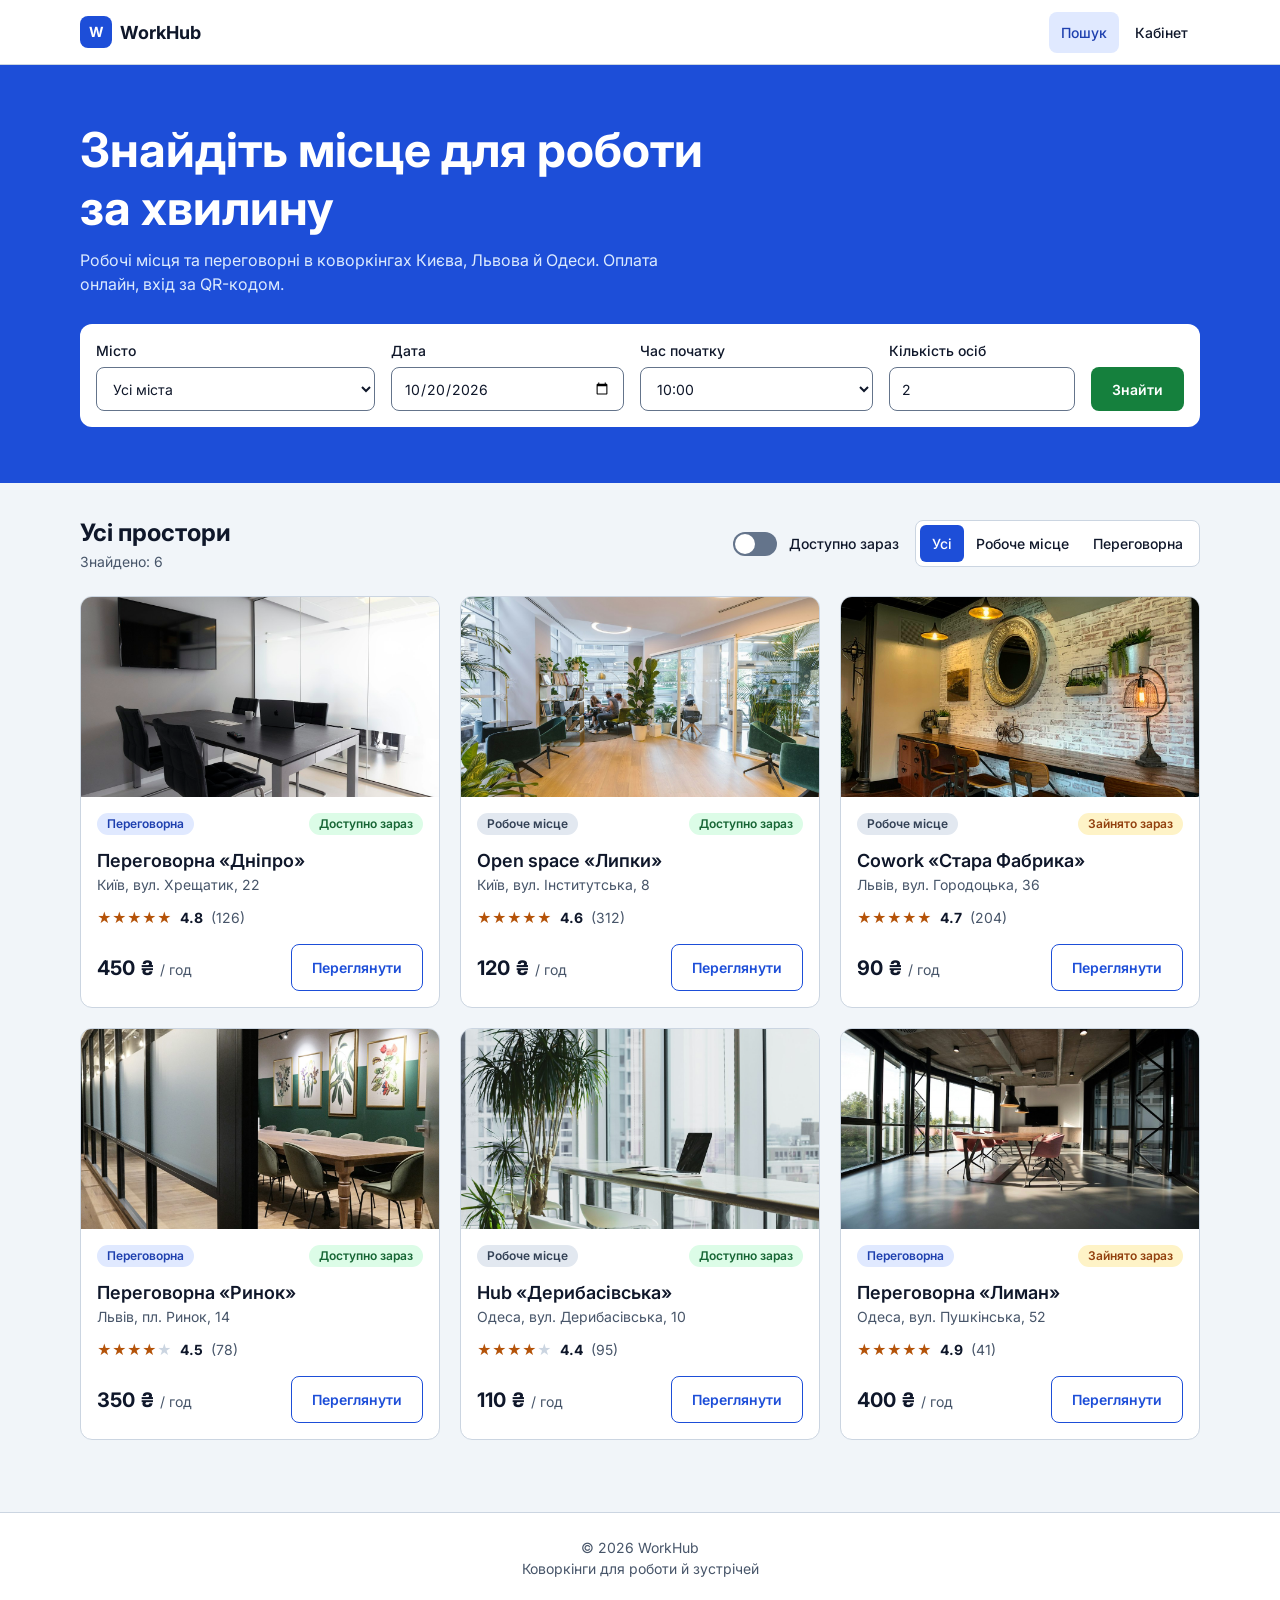
<file: index.html>
<!DOCTYPE html>
<html lang="uk">
  <head>
    <meta charset="UTF-8">
    <meta name="viewport" content="width=device-width, initial-scale=1.0">
    <title>Пошук коворкінгів — WorkHub</title>
    <link rel="stylesheet" href="https://fonts.googleapis.com/css2?family=Inter:wght@400;500;600;700&display=swap">
    <link rel="stylesheet" href="style.css">
  </head>
  <body>

    <header class="header">
      <div class="container header-inner">
        <a href="index.html" class="logo">
          <span class="logo-mark">W</span>
          WorkHub
        </a>
        <nav class="nav" aria-label="Основна навігація">
          <a href="index.html" class="active">Пошук</a>
          <a href="dashboard.html">Кабінет</a>
        </nav>
      </div>
    </header>

    <main>
      <section class="hero">
        <div class="container">
          <h1 class="hero-title">Знайдіть місце для роботи за хвилину</h1>
          <p class="hero-text">
            Робочі місця та переговорні в коворкінгах Києва, Львова й Одеси.
            Оплата онлайн, вхід за QR-кодом.
          </p>

          <form class="search-form" action="index.html" aria-label="Пошук коворкінгів">
            <div>
              <label class="label" for="q-city">Місто</label>
              <select class="input" id="q-city" name="city">
                <option value="">Усі міста</option>
                <option>Київ</option>
                <option>Львів</option>
                <option>Одеса</option>
              </select>
            </div>
            <div>
              <label class="label" for="q-date">Дата</label>
              <input class="input" id="q-date" name="date" type="date" value="2026-10-20">
            </div>
            <div>
              <label class="label" for="q-time">Час початку</label>
              <select class="input" id="q-time" name="time">
                <option>09:00</option>
                <option selected>10:00</option>
                <option>11:00</option>
                <option>12:00</option>
                <option>13:00</option>
                <option>14:00</option>
                <option>15:00</option>
                <option>16:00</option>
                <option>17:00</option>
                <option>18:00</option>
              </select>
            </div>
            <div>
              <label class="label" for="q-guests">Кількість осіб</label>
              <input class="input" id="q-guests" name="guests" type="number" value="2" min="1" max="20">
            </div>
            <button class="btn btn-accent" type="submit">Знайти</button>
          </form>
        </div>
      </section>

      <section class="container results">
        <div class="results-head">
          <div>
            <h2>Усі простори</h2>
            <p class="text-small text-muted">Знайдено: 6</p>
          </div>

          <div class="filters">
            <label class="switch">
              <input type="checkbox" class="sr-only">
              <span class="switch-track"></span>
              Доступно зараз
            </label>

            <div class="segmented">
              <label><input type="radio" name="type" class="sr-only" checked><span>Усі</span></label>
              <label><input type="radio" name="type" class="sr-only"><span>Робоче місце</span></label>
              <label><input type="radio" name="type" class="sr-only"><span>Переговорна</span></label>
            </div>
          </div>
        </div>

        <ul class="cards-grid">
          <li>
            <article class="card">
              <img class="card-photo" src="images/meetTv.jpg" alt="Переговорна «Дніпро»: переговорна у місті Київ">
              <div class="card-body">
                <div class="row row-between">
                  <span class="badge badge-blue">Переговорна</span>
                  <span class="badge badge-green">Доступно зараз</span>
                </div>
                <h3 class="card-title">Переговорна «Дніпро»</h3>
                <p class="text-small text-muted">Київ, вул. Хрещатик, 22</p>
                <div class="card-rating">
                  <span class="stars" role="img" aria-label="Рейтинг 4.8 з 5, 126 відгуків"><span class="on">★</span><span class="on">★</span><span class="on">★</span><span class="on">★</span><span class="on">★</span></span>
                  <strong>4.8</strong>
                  <span class="text-muted">(126)</span>
                </div>
                <div class="card-footer">
                  <p class="price">450 ₴ <span class="price-unit">/ год</span></p>
                  <a href="space.html" class="btn btn-outline">Переглянути</a>
                </div>
              </div>
            </article>
          </li>
          <li>
            <article class="card">
              <img class="card-photo" src="images/openPlants.jpg" alt="Open space «Липки»: робочі місця у місті Київ">
              <div class="card-body">
                <div class="row row-between">
                  <span class="badge badge-gray">Робоче місце</span>
                  <span class="badge badge-green">Доступно зараз</span>
                </div>
                <h3 class="card-title">Open space «Липки»</h3>
                <p class="text-small text-muted">Київ, вул. Інститутська, 8</p>
                <div class="card-rating">
                  <span class="stars" role="img" aria-label="Рейтинг 4.6 з 5, 312 відгуків"><span class="on">★</span><span class="on">★</span><span class="on">★</span><span class="on">★</span><span class="on">★</span></span>
                  <strong>4.6</strong>
                  <span class="text-muted">(312)</span>
                </div>
                <div class="card-footer">
                  <p class="price">120 ₴ <span class="price-unit">/ год</span></p>
                  <a href="space.html" class="btn btn-outline">Переглянути</a>
                </div>
              </div>
            </article>
          </li>
          <li>
            <article class="card">
              <img class="card-photo" src="images/loftBar.jpg" alt="Cowork «Стара Фабрика»: робочі місця у місті Львів">
              <div class="card-body">
                <div class="row row-between">
                  <span class="badge badge-gray">Робоче місце</span>
                  <span class="badge badge-amber">Зайнято зараз</span>
                </div>
                <h3 class="card-title">Cowork «Стара Фабрика»</h3>
                <p class="text-small text-muted">Львів, вул. Городоцька, 36</p>
                <div class="card-rating">
                  <span class="stars" role="img" aria-label="Рейтинг 4.7 з 5, 204 відгуків"><span class="on">★</span><span class="on">★</span><span class="on">★</span><span class="on">★</span><span class="on">★</span></span>
                  <strong>4.7</strong>
                  <span class="text-muted">(204)</span>
                </div>
                <div class="card-footer">
                  <p class="price">90 ₴ <span class="price-unit">/ год</span></p>
                  <a href="space.html" class="btn btn-outline">Переглянути</a>
                </div>
              </div>
            </article>
          </li>
          <li>
            <article class="card">
              <img class="card-photo" src="images/meetGreen.jpg" alt="Переговорна «Ринок»: переговорна у місті Львів">
              <div class="card-body">
                <div class="row row-between">
                  <span class="badge badge-blue">Переговорна</span>
                  <span class="badge badge-green">Доступно зараз</span>
                </div>
                <h3 class="card-title">Переговорна «Ринок»</h3>
                <p class="text-small text-muted">Львів, пл. Ринок, 14</p>
                <div class="card-rating">
                  <span class="stars" role="img" aria-label="Рейтинг 4.5 з 5, 78 відгуків"><span class="on">★</span><span class="on">★</span><span class="on">★</span><span class="on">★</span><span>★</span></span>
                  <strong>4.5</strong>
                  <span class="text-muted">(78)</span>
                </div>
                <div class="card-footer">
                  <p class="price">350 ₴ <span class="price-unit">/ год</span></p>
                  <a href="space.html" class="btn btn-outline">Переглянути</a>
                </div>
              </div>
            </article>
          </li>
          <li>
            <article class="card">
              <img class="card-photo" src="images/openWindow.jpg" alt="Hub «Дерибасівська»: робочі місця у місті Одеса">
              <div class="card-body">
                <div class="row row-between">
                  <span class="badge badge-gray">Робоче місце</span>
                  <span class="badge badge-green">Доступно зараз</span>
                </div>
                <h3 class="card-title">Hub «Дерибасівська»</h3>
                <p class="text-small text-muted">Одеса, вул. Дерибасівська, 10</p>
                <div class="card-rating">
                  <span class="stars" role="img" aria-label="Рейтинг 4.4 з 5, 95 відгуків"><span class="on">★</span><span class="on">★</span><span class="on">★</span><span class="on">★</span><span>★</span></span>
                  <strong>4.4</strong>
                  <span class="text-muted">(95)</span>
                </div>
                <div class="card-footer">
                  <p class="price">110 ₴ <span class="price-unit">/ год</span></p>
                  <a href="space.html" class="btn btn-outline">Переглянути</a>
                </div>
              </div>
            </article>
          </li>
          <li>
            <article class="card">
              <img class="card-photo" src="images/meetPink.jpg" alt="Переговорна «Лиман»: переговорна у місті Одеса">
              <div class="card-body">
                <div class="row row-between">
                  <span class="badge badge-blue">Переговорна</span>
                  <span class="badge badge-amber">Зайнято зараз</span>
                </div>
                <h3 class="card-title">Переговорна «Лиман»</h3>
                <p class="text-small text-muted">Одеса, вул. Пушкінська, 52</p>
                <div class="card-rating">
                  <span class="stars" role="img" aria-label="Рейтинг 4.9 з 5, 41 відгуків"><span class="on">★</span><span class="on">★</span><span class="on">★</span><span class="on">★</span><span class="on">★</span></span>
                  <strong>4.9</strong>
                  <span class="text-muted">(41)</span>
                </div>
                <div class="card-footer">
                  <p class="price">400 ₴ <span class="price-unit">/ год</span></p>
                  <a href="space.html" class="btn btn-outline">Переглянути</a>
                </div>
              </div>
            </article>
          </li>
        </ul>
      </section>
    </main>

    <footer class="footer">
      <p>© 2026 WorkHub</p>
      <p>Коворкінги для роботи й зустрічей</p>
    </footer>

  </body>
</html>
</file>
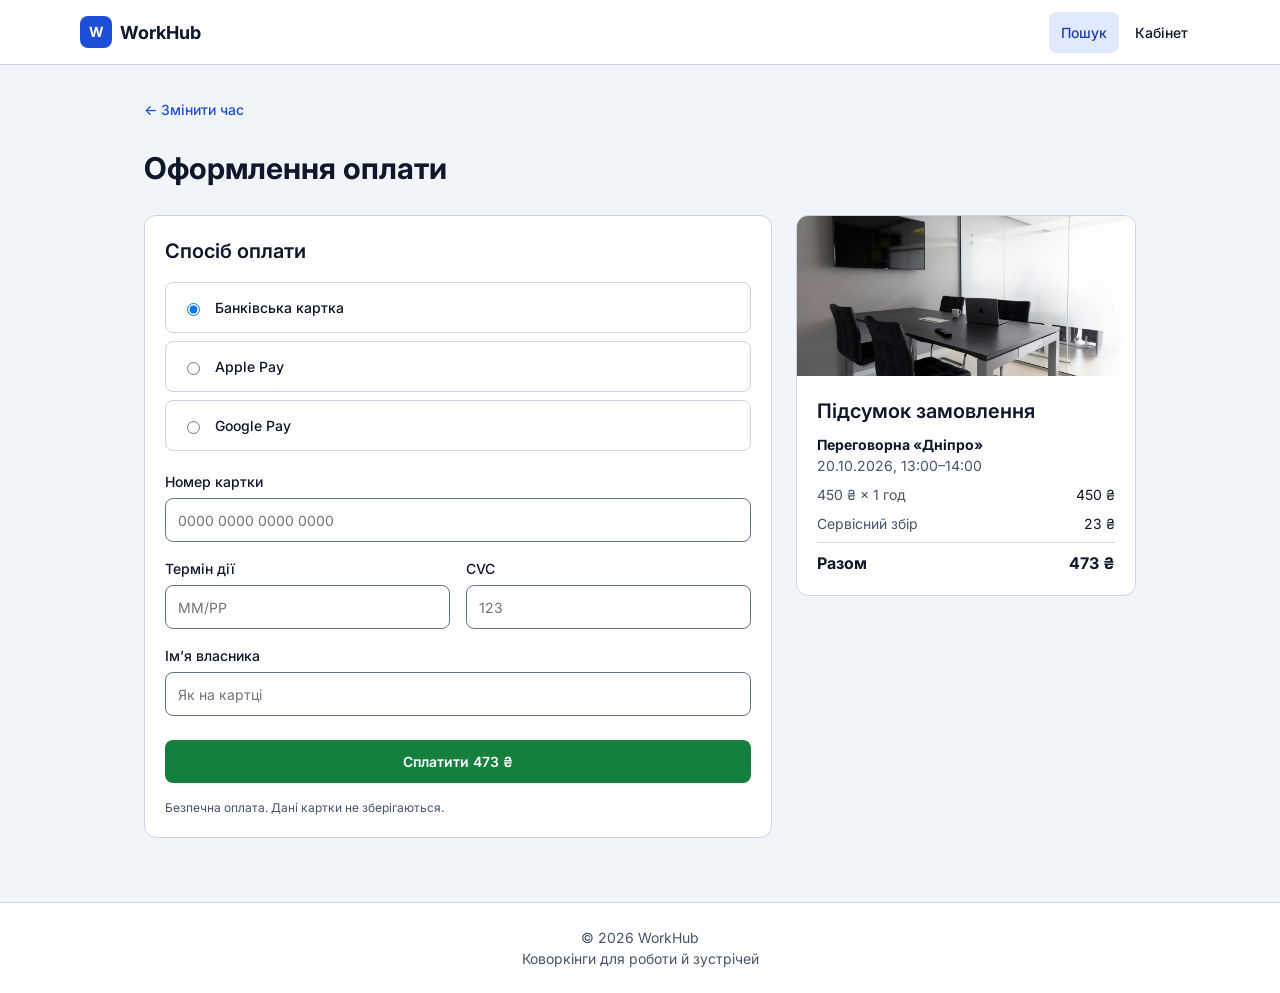
<file: checkout.html>
<!DOCTYPE html>
<html lang="uk">
  <head>
    <meta charset="UTF-8">
    <meta name="viewport" content="width=device-width, initial-scale=1.0">
    <title>Оформлення оплати — WorkHub</title>
    <link rel="stylesheet" href="https://fonts.googleapis.com/css2?family=Inter:wght@400;500;600;700&display=swap">
    <link rel="stylesheet" href="style.css">
  </head>
  <body>

    <header class="header">
      <div class="container header-inner">
        <a href="index.html" class="logo">
          <span class="logo-mark">W</span>
          WorkHub
        </a>
        <nav class="nav" aria-label="Основна навігація">
          <a href="index.html" class="active">Пошук</a>
          <a href="dashboard.html">Кабінет</a>
        </nav>
      </div>
    </header>

    <main>
      <div class="container page page-narrow">
        <a href="space.html" class="back-link">← Змінити час</a>
        <h1>Оформлення оплати</h1>

        <div class="checkout mt-24">
          <form class="card card-padding" action="success.html">
            <fieldset>
              <legend class="section-title">Спосіб оплати</legend>
              <div class="mt-16">
                <label class="payment-method"><input type="radio" name="method" value="card" checked> Банківська картка</label>
              </div>
              <div class="mt-8">
                <label class="payment-method"><input type="radio" name="method" value="apple"> Apple Pay</label>
              </div>
              <div class="mt-8">
                <label class="payment-method"><input type="radio" name="method" value="google"> Google Pay</label>
              </div>
            </fieldset>

            <div class="card-fields">
              <div class="wide">
                <label class="label" for="card-num">Номер картки</label>
                <input class="input" id="card-num" type="text" inputmode="numeric" placeholder="0000 0000 0000 0000" maxlength="19">
              </div>
              <div>
                <label class="label" for="card-exp">Термін дії</label>
                <input class="input" id="card-exp" type="text" placeholder="ММ/РР" maxlength="5">
              </div>
              <div>
                <label class="label" for="card-cvc">CVC</label>
                <input class="input" id="card-cvc" type="text" inputmode="numeric" placeholder="123" maxlength="3">
              </div>
              <div class="wide">
                <label class="label" for="card-name">Ім’я власника</label>
                <input class="input" id="card-name" type="text" placeholder="Як на картці">
              </div>
            </div>

            <button class="btn btn-accent btn-full mt-24" type="submit">Сплатити 473 ₴</button>
            <p class="text-xs text-muted mt-16">Безпечна оплата. Дані картки не зберігаються.</p>
          </form>

          <aside class="card checkout-summary">
            <img class="summary-photo" src="images/meetTv.jpg" alt="">
            <div class="card-padding">
              <h2 class="section-title">Підсумок замовлення</h2>
              <p class="text-small mt-8"><strong>Переговорна «Дніпро»</strong></p>
              <p class="text-small text-muted">20.10.2026, 13:00–14:00</p>
              <dl class="summary text-small">
                <div>
                  <dt>450 ₴ × 1 год</dt>
                  <dd>450 ₴</dd>
                </div>
                <div>
                  <dt>Сервісний збір</dt>
                  <dd>23 ₴</dd>
                </div>
                <div class="total">
                  <dt>Разом</dt>
                  <dd>473 ₴</dd>
                </div>
              </dl>
            </div>
          </aside>
        </div>
      </div>
    </main>

    <footer class="footer">
      <p>© 2026 WorkHub</p>
      <p>Коворкінги для роботи й зустрічей</p>
    </footer>

  </body>
</html>
</file>
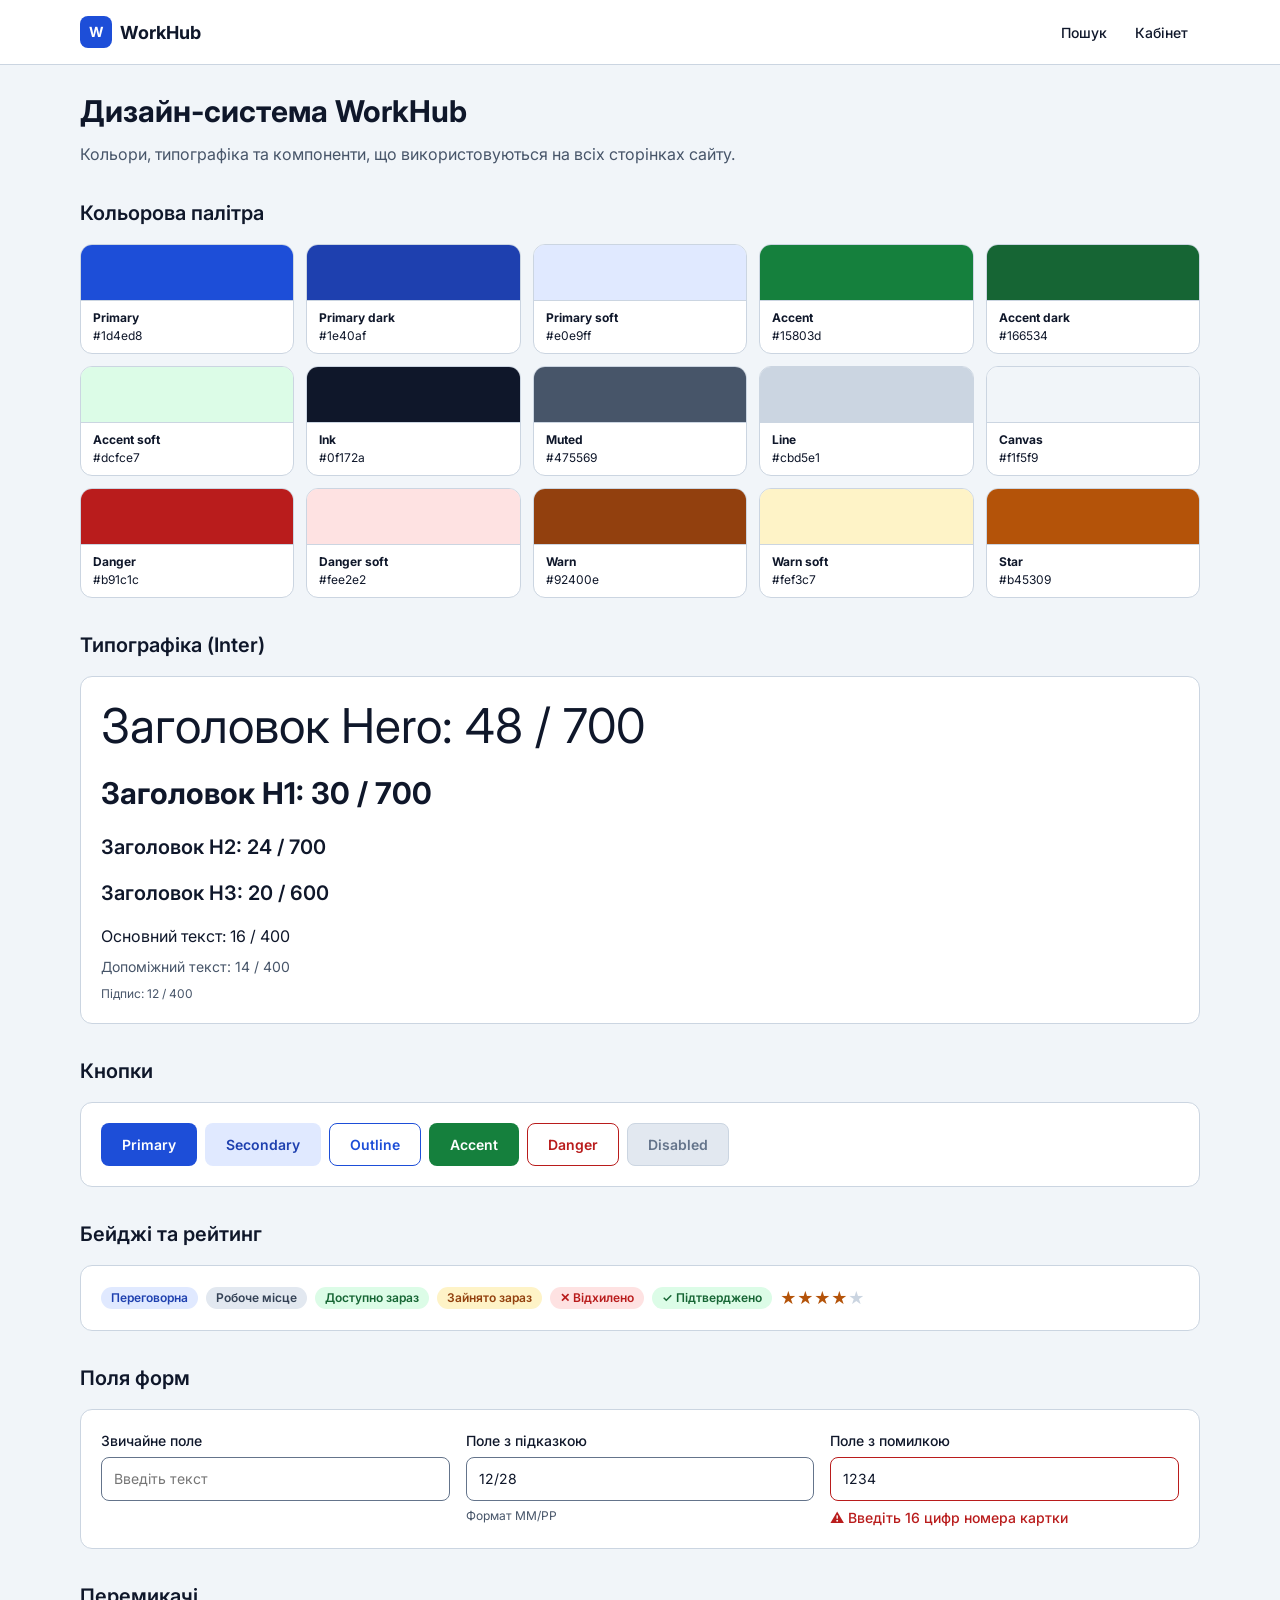
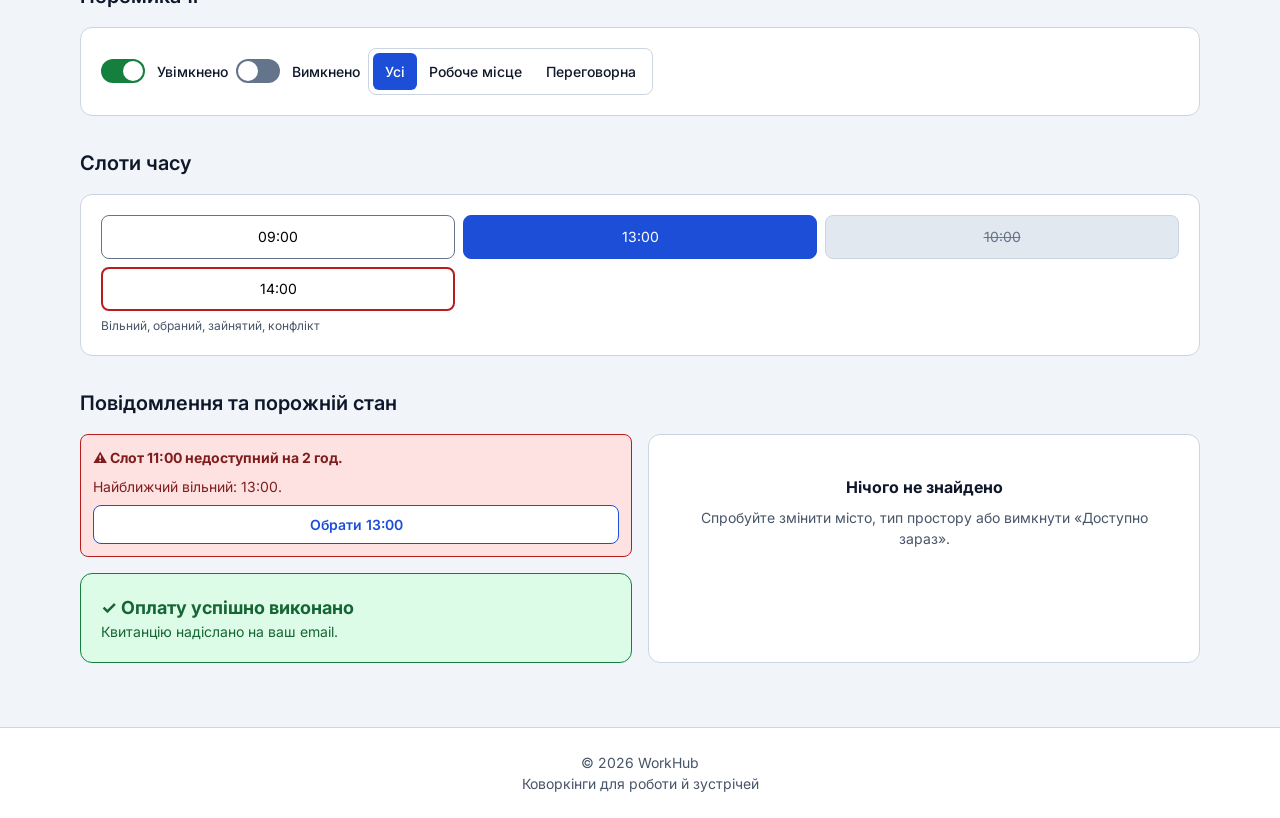
<file: components.html>
<!DOCTYPE html>
<html lang="uk">
  <head>
    <meta charset="UTF-8">
    <meta name="viewport" content="width=device-width, initial-scale=1.0">
    <title>Дизайн-система — WorkHub</title>
    <link rel="stylesheet" href="https://fonts.googleapis.com/css2?family=Inter:wght@400;500;600;700&display=swap">
    <link rel="stylesheet" href="style.css">
  </head>
  <body>

    <header class="header">
      <div class="container header-inner">
        <a href="index.html" class="logo">
          <span class="logo-mark">W</span>
          WorkHub
        </a>
        <nav class="nav" aria-label="Основна навігація">
          <a href="index.html">Пошук</a>
          <a href="dashboard.html">Кабінет</a>
        </nav>
      </div>
    </header>

    <main>
      <div class="container page">
        <h1>Дизайн-система WorkHub</h1>
        <p class="text-muted mt-8">Кольори, типографіка та компоненти, що використовуються на всіх сторінках сайту.</p>

        <section class="ds-section">
          <h2>Кольорова палітра</h2>
          <div class="swatches">
            <div class="card swatch">
              <div class="swatch-color" style="background: #1d4ed8;"></div>
              <p class="swatch-name"><strong>Primary</strong><br>#1d4ed8</p>
            </div>
            <div class="card swatch">
              <div class="swatch-color" style="background: #1e40af;"></div>
              <p class="swatch-name"><strong>Primary dark</strong><br>#1e40af</p>
            </div>
            <div class="card swatch">
              <div class="swatch-color" style="background: #e0e9ff;"></div>
              <p class="swatch-name"><strong>Primary soft</strong><br>#e0e9ff</p>
            </div>
            <div class="card swatch">
              <div class="swatch-color" style="background: #15803d;"></div>
              <p class="swatch-name"><strong>Accent</strong><br>#15803d</p>
            </div>
            <div class="card swatch">
              <div class="swatch-color" style="background: #166534;"></div>
              <p class="swatch-name"><strong>Accent dark</strong><br>#166534</p>
            </div>
            <div class="card swatch">
              <div class="swatch-color" style="background: #dcfce7;"></div>
              <p class="swatch-name"><strong>Accent soft</strong><br>#dcfce7</p>
            </div>
            <div class="card swatch">
              <div class="swatch-color" style="background: #0f172a;"></div>
              <p class="swatch-name"><strong>Ink</strong><br>#0f172a</p>
            </div>
            <div class="card swatch">
              <div class="swatch-color" style="background: #475569;"></div>
              <p class="swatch-name"><strong>Muted</strong><br>#475569</p>
            </div>
            <div class="card swatch">
              <div class="swatch-color" style="background: #cbd5e1;"></div>
              <p class="swatch-name"><strong>Line</strong><br>#cbd5e1</p>
            </div>
            <div class="card swatch">
              <div class="swatch-color" style="background: #f1f5f9;"></div>
              <p class="swatch-name"><strong>Canvas</strong><br>#f1f5f9</p>
            </div>
            <div class="card swatch">
              <div class="swatch-color" style="background: #b91c1c;"></div>
              <p class="swatch-name"><strong>Danger</strong><br>#b91c1c</p>
            </div>
            <div class="card swatch">
              <div class="swatch-color" style="background: #fee2e2;"></div>
              <p class="swatch-name"><strong>Danger soft</strong><br>#fee2e2</p>
            </div>
            <div class="card swatch">
              <div class="swatch-color" style="background: #92400e;"></div>
              <p class="swatch-name"><strong>Warn</strong><br>#92400e</p>
            </div>
            <div class="card swatch">
              <div class="swatch-color" style="background: #fef3c7;"></div>
              <p class="swatch-name"><strong>Warn soft</strong><br>#fef3c7</p>
            </div>
            <div class="card swatch">
              <div class="swatch-color" style="background: #b45309;"></div>
              <p class="swatch-name"><strong>Star</strong><br>#b45309</p>
            </div>
          </div>
        </section>

        <section class="ds-section">
          <h2>Типографіка (Inter)</h2>
          <div class="card card-padding">
            <p class="hero-title">Заголовок Hero: 48 / 700</p>
            <h1 class="mt-16">Заголовок H1: 30 / 700</h1>
            <h2 class="mt-16">Заголовок H2: 24 / 700</h2>
            <h3 class="mt-16">Заголовок H3: 20 / 600</h3>
            <p class="mt-16">Основний текст: 16 / 400</p>
            <p class="text-small text-muted mt-8">Допоміжний текст: 14 / 400</p>
            <p class="text-xs text-muted mt-8">Підпис: 12 / 400</p>
          </div>
        </section>

        <section class="ds-section">
          <h2>Кнопки</h2>
          <div class="card card-padding row row-wrap">
            <button class="btn btn-primary" type="button">Primary</button>
            <button class="btn btn-secondary" type="button">Secondary</button>
            <button class="btn btn-outline" type="button">Outline</button>
            <button class="btn btn-accent" type="button">Accent</button>
            <button class="btn btn-danger" type="button">Danger</button>
            <button class="btn btn-primary" type="button" disabled>Disabled</button>
          </div>
        </section>

        <section class="ds-section">
          <h2>Бейджі та рейтинг</h2>
          <div class="card card-padding row row-wrap">
            <span class="badge badge-blue">Переговорна</span>
            <span class="badge badge-gray">Робоче місце</span>
            <span class="badge badge-green">Доступно зараз</span>
            <span class="badge badge-amber">Зайнято зараз</span>
            <span class="badge badge-red">✕ Відхилено</span>
            <span class="badge badge-green">✓ Підтверджено</span>
            <span class="stars" role="img" aria-label="Оцінка 4 з 5"><span class="on">★</span><span class="on">★</span><span class="on">★</span><span class="on">★</span><span>★</span></span>
          </div>
        </section>

        <section class="ds-section">
          <h2>Поля форм</h2>
          <div class="card card-padding ds-grid ds-grid-3">
            <div>
              <label class="label" for="ds-1">Звичайне поле</label>
              <input class="input" id="ds-1" type="text" placeholder="Введіть текст">
            </div>
            <div>
              <label class="label" for="ds-2">Поле з підказкою</label>
              <input class="input" id="ds-2" type="text" value="12/28">
              <p class="field-hint">Формат ММ/РР</p>
            </div>
            <div>
              <label class="label" for="ds-3">Поле з помилкою</label>
              <input class="input input-error" id="ds-3" type="text" value="1234">
              <p class="field-error">⚠ Введіть 16 цифр номера картки</p>
            </div>
          </div>
        </section>

        <section class="ds-section">
          <h2>Перемикачі</h2>
          <div class="card card-padding row row-wrap">
            <label class="switch">
              <input type="checkbox" class="sr-only" checked>
              <span class="switch-track"></span>
              Увімкнено
            </label>
            <label class="switch">
              <input type="checkbox" class="sr-only">
              <span class="switch-track"></span>
              Вимкнено
            </label>
            <div class="segmented">
              <label><input type="radio" name="ds-seg" class="sr-only" checked><span>Усі</span></label>
              <label><input type="radio" name="ds-seg" class="sr-only"><span>Робоче місце</span></label>
              <label><input type="radio" name="ds-seg" class="sr-only"><span>Переговорна</span></label>
            </div>
          </div>
        </section>

        <section class="ds-section">
          <h2>Слоти часу</h2>
          <div class="card card-padding detail-main">
            <div class="slots">
              <button class="slot" type="button">09:00</button>
              <button class="slot selected" type="button">13:00</button>
              <button class="slot" type="button" disabled>10:00</button>
              <button class="slot conflict" type="button">14:00</button>
            </div>
            <p class="field-hint">Вільний, обраний, зайнятий, конфлікт</p>
          </div>
        </section>

        <section class="ds-section">
          <h2>Повідомлення та порожній стан</h2>
          <div class="ds-grid ds-grid-2">
            <div>
              <div class="alert-error">
                <p><strong>⚠ Слот 11:00 недоступний на 2 год.</strong></p>
                <p class="mt-8">Найближчий вільний: 13:00.</p>
                <button class="btn btn-outline btn-small btn-full mt-8" type="button">Обрати 13:00</button>
              </div>
              <div class="alert-success mt-16">
                <p class="alert-title">✓ Оплату успішно виконано</p>
                <p class="text-small">Квитанцію надіслано на ваш email.</p>
              </div>
            </div>
            <div class="card empty">
              <p><strong>Нічого не знайдено</strong></p>
              <p class="text-small text-muted mt-8">Спробуйте змінити місто, тип простору або вимкнути «Доступно зараз».</p>
            </div>
          </div>
        </section>
      </div>
    </main>

    <footer class="footer">
      <p>© 2026 WorkHub</p>
      <p>Коворкінги для роботи й зустрічей</p>
    </footer>

  </body>
</html>
</file>
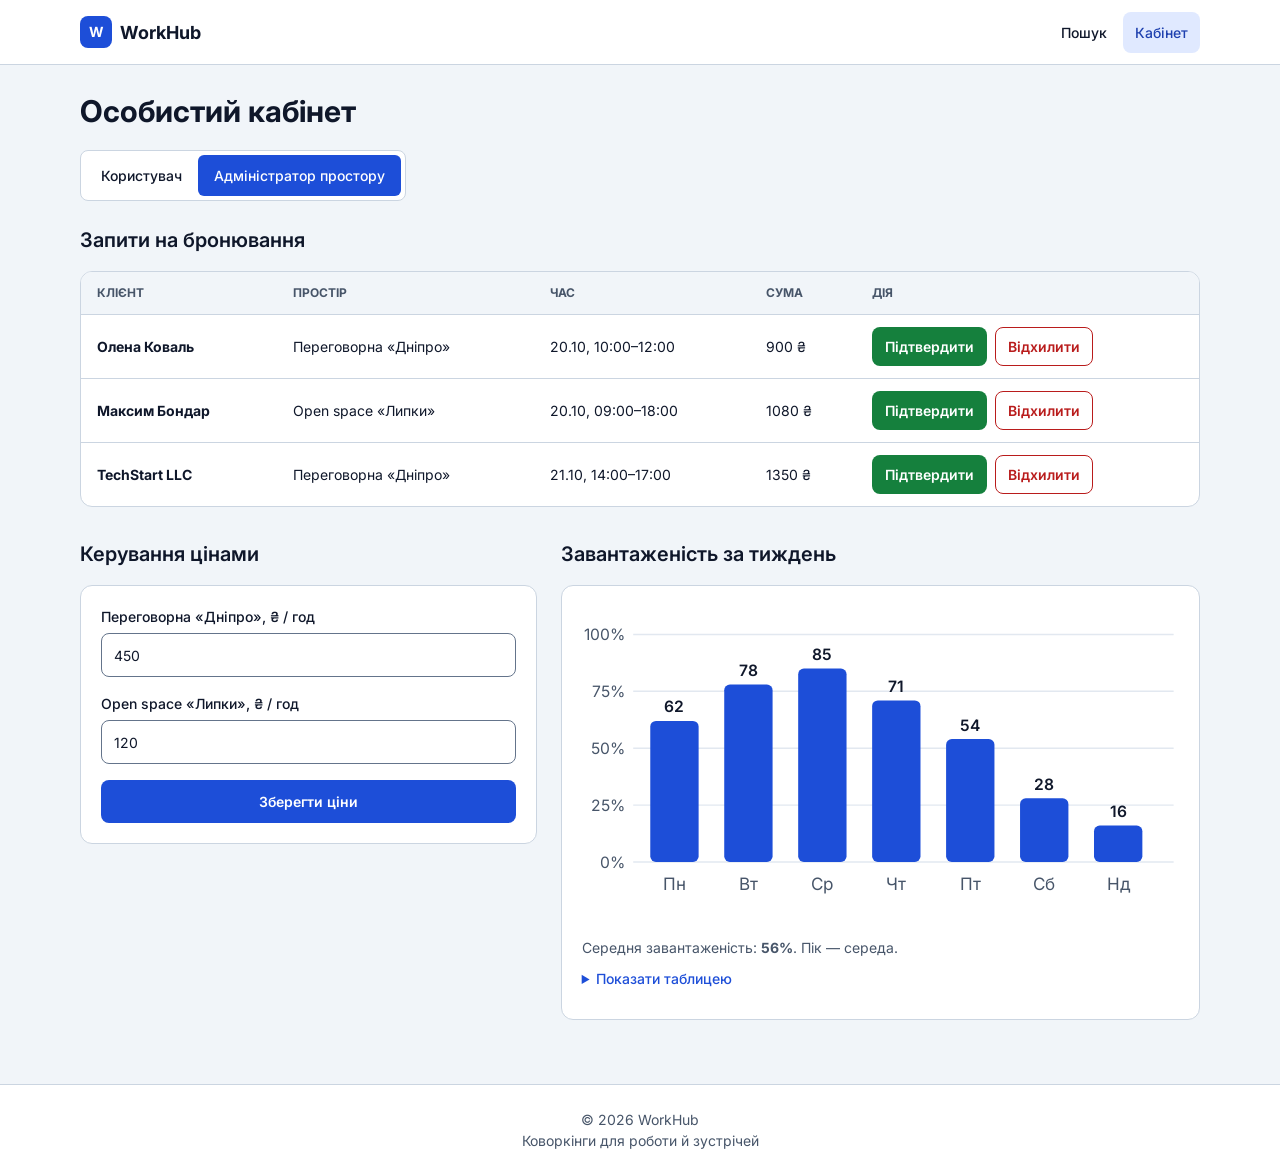
<file: dashboard-admin.html>
<!DOCTYPE html>
<html lang="uk">
  <head>
    <meta charset="UTF-8">
    <meta name="viewport" content="width=device-width, initial-scale=1.0">
    <title>Кабінет адміністратора — WorkHub</title>
    <link rel="stylesheet" href="https://fonts.googleapis.com/css2?family=Inter:wght@400;500;600;700&display=swap">
    <link rel="stylesheet" href="style.css">
  </head>
  <body>

    <header class="header">
      <div class="container header-inner">
        <a href="index.html" class="logo">
          <span class="logo-mark">W</span>
          WorkHub
        </a>
        <nav class="nav" aria-label="Основна навігація">
          <a href="index.html">Пошук</a>
          <a href="dashboard.html" class="active">Кабінет</a>
        </nav>
      </div>
    </header>

    <main>
      <div class="container page">
        <h1>Особистий кабінет</h1>

        <div class="mt-16">
          <div class="tabs">
            <a href="dashboard.html">Користувач</a>
            <a href="dashboard-admin.html" class="active">Адміністратор простору</a>
          </div>
        </div>

        <section class="mt-24">
          <h2 class="section-title">Запити на бронювання</h2>
          <div class="table-wrap mt-16">
            <table class="table">
              <caption class="sr-only">Таблиця запитів на бронювання</caption>
              <thead>
                <tr>
                  <th scope="col">Клієнт</th>
                  <th scope="col">Простір</th>
                  <th scope="col">Час</th>
                  <th scope="col">Сума</th>
                  <th scope="col">Дія</th>
                </tr>
              </thead>
              <tbody>
                <tr>
                  <th scope="row">Олена Коваль</th>
                  <td>Переговорна «Дніпро»</td>
                  <td>20.10, 10:00–12:00</td>
                  <td>900 ₴</td>
                  <td>
                    <div class="actions">
                      <button class="btn btn-accent btn-small" type="button">Підтвердити</button>
                      <button class="btn btn-danger btn-small" type="button">Відхилити</button>
                    </div>
                  </td>
                </tr>
                <tr>
                  <th scope="row">Максим Бондар</th>
                  <td>Open space «Липки»</td>
                  <td>20.10, 09:00–18:00</td>
                  <td>1080 ₴</td>
                  <td>
                    <div class="actions">
                      <button class="btn btn-accent btn-small" type="button">Підтвердити</button>
                      <button class="btn btn-danger btn-small" type="button">Відхилити</button>
                    </div>
                  </td>
                </tr>
                <tr>
                  <th scope="row">TechStart LLC</th>
                  <td>Переговорна «Дніпро»</td>
                  <td>21.10, 14:00–17:00</td>
                  <td>1350 ₴</td>
                  <td>
                    <div class="actions">
                      <button class="btn btn-accent btn-small" type="button">Підтвердити</button>
                      <button class="btn btn-danger btn-small" type="button">Відхилити</button>
                    </div>
                  </td>
                </tr>
              </tbody>
            </table>
          </div>
        </section>

        <div class="admin-grid mt-32">
          <section>
            <h2 class="section-title">Керування цінами</h2>
            <form class="card card-padding mt-16" action="dashboard-admin.html">
              <label class="label" for="p-1">Переговорна «Дніпро», ₴ / год</label>
              <input class="input" id="p-1" name="price1" type="number" min="0" value="450">

              <label class="label mt-16" for="p-2">Open space «Липки», ₴ / год</label>
              <input class="input" id="p-2" name="price2" type="number" min="0" value="120">

              <button class="btn btn-primary btn-full mt-16" type="submit">Зберегти ціни</button>
            </form>
          </section>

          <section>
            <h2 class="section-title">Завантаженість за тиждень</h2>
            <div class="card card-padding mt-16">
              <svg viewBox="0 0 420 220" role="img" aria-label="Стовпчикова діаграма завантаженості: Пн 62%, Вт 78%, Ср 85%, Чт 71%, Пт 54%, Сб 28%, Нд 16%">
                <line x1="36" x2="416" y1="180" y2="180" stroke="#e2e8f0"/>
                <text x="30" y="184" text-anchor="end" font-size="11" fill="#475569">0%</text>
                <line x1="36" x2="416" y1="140" y2="140" stroke="#e2e8f0"/>
                <text x="30" y="144" text-anchor="end" font-size="11" fill="#475569">25%</text>
                <line x1="36" x2="416" y1="100" y2="100" stroke="#e2e8f0"/>
                <text x="30" y="104" text-anchor="end" font-size="11" fill="#475569">50%</text>
                <line x1="36" x2="416" y1="60" y2="60" stroke="#e2e8f0"/>
                <text x="30" y="64" text-anchor="end" font-size="11" fill="#475569">75%</text>
                <line x1="36" x2="416" y1="20" y2="20" stroke="#e2e8f0"/>
                <text x="30" y="24" text-anchor="end" font-size="11" fill="#475569">100%</text>
                <rect x="48" y="80.8" width="34" height="99.2" rx="4" fill="#1d4ed8"/>
                <text x="65" y="74.8" text-anchor="middle" font-size="11" font-weight="600" fill="#0f172a">62</text>
                <text x="65" y="200" text-anchor="middle" font-size="12" fill="#475569">Пн</text>
                <rect x="100" y="55.2" width="34" height="124.8" rx="4" fill="#1d4ed8"/>
                <text x="117" y="49.2" text-anchor="middle" font-size="11" font-weight="600" fill="#0f172a">78</text>
                <text x="117" y="200" text-anchor="middle" font-size="12" fill="#475569">Вт</text>
                <rect x="152" y="44" width="34" height="136" rx="4" fill="#1d4ed8"/>
                <text x="169" y="38" text-anchor="middle" font-size="11" font-weight="600" fill="#0f172a">85</text>
                <text x="169" y="200" text-anchor="middle" font-size="12" fill="#475569">Ср</text>
                <rect x="204" y="66.4" width="34" height="113.6" rx="4" fill="#1d4ed8"/>
                <text x="221" y="60.4" text-anchor="middle" font-size="11" font-weight="600" fill="#0f172a">71</text>
                <text x="221" y="200" text-anchor="middle" font-size="12" fill="#475569">Чт</text>
                <rect x="256" y="93.6" width="34" height="86.4" rx="4" fill="#1d4ed8"/>
                <text x="273" y="87.6" text-anchor="middle" font-size="11" font-weight="600" fill="#0f172a">54</text>
                <text x="273" y="200" text-anchor="middle" font-size="12" fill="#475569">Пт</text>
                <rect x="308" y="135.2" width="34" height="44.8" rx="4" fill="#1d4ed8"/>
                <text x="325" y="129.2" text-anchor="middle" font-size="11" font-weight="600" fill="#0f172a">28</text>
                <text x="325" y="200" text-anchor="middle" font-size="12" fill="#475569">Сб</text>
                <rect x="360" y="154.4" width="34" height="25.6" rx="4" fill="#1d4ed8"/>
                <text x="377" y="148.4" text-anchor="middle" font-size="11" font-weight="600" fill="#0f172a">16</text>
                <text x="377" y="200" text-anchor="middle" font-size="12" fill="#475569">Нд</text>
              </svg>
              <p class="chart-note">Середня завантаженість: <strong>56%</strong>. Пік — середа.</p>

              <details>
                <summary>Показати таблицею</summary>
                <table class="chart-table">
                  <caption class="sr-only">Завантаженість по днях тижня</caption>
                  <thead>
                    <tr>
                      <th scope="col">День</th>
                      <th scope="col">Завантаженість</th>
                    </tr>
                  </thead>
                  <tbody>
                    <tr><th scope="row">Пн</th><td>62%</td></tr>
                    <tr><th scope="row">Вт</th><td>78%</td></tr>
                    <tr><th scope="row">Ср</th><td>85%</td></tr>
                    <tr><th scope="row">Чт</th><td>71%</td></tr>
                    <tr><th scope="row">Пт</th><td>54%</td></tr>
                    <tr><th scope="row">Сб</th><td>28%</td></tr>
                    <tr><th scope="row">Нд</th><td>16%</td></tr>
                  </tbody>
                </table>
              </details>
            </div>
          </section>
        </div>
      </div>
    </main>

    <footer class="footer">
      <p>© 2026 WorkHub</p>
      <p>Коворкінги для роботи й зустрічей</p>
    </footer>

  </body>
</html>
</file>
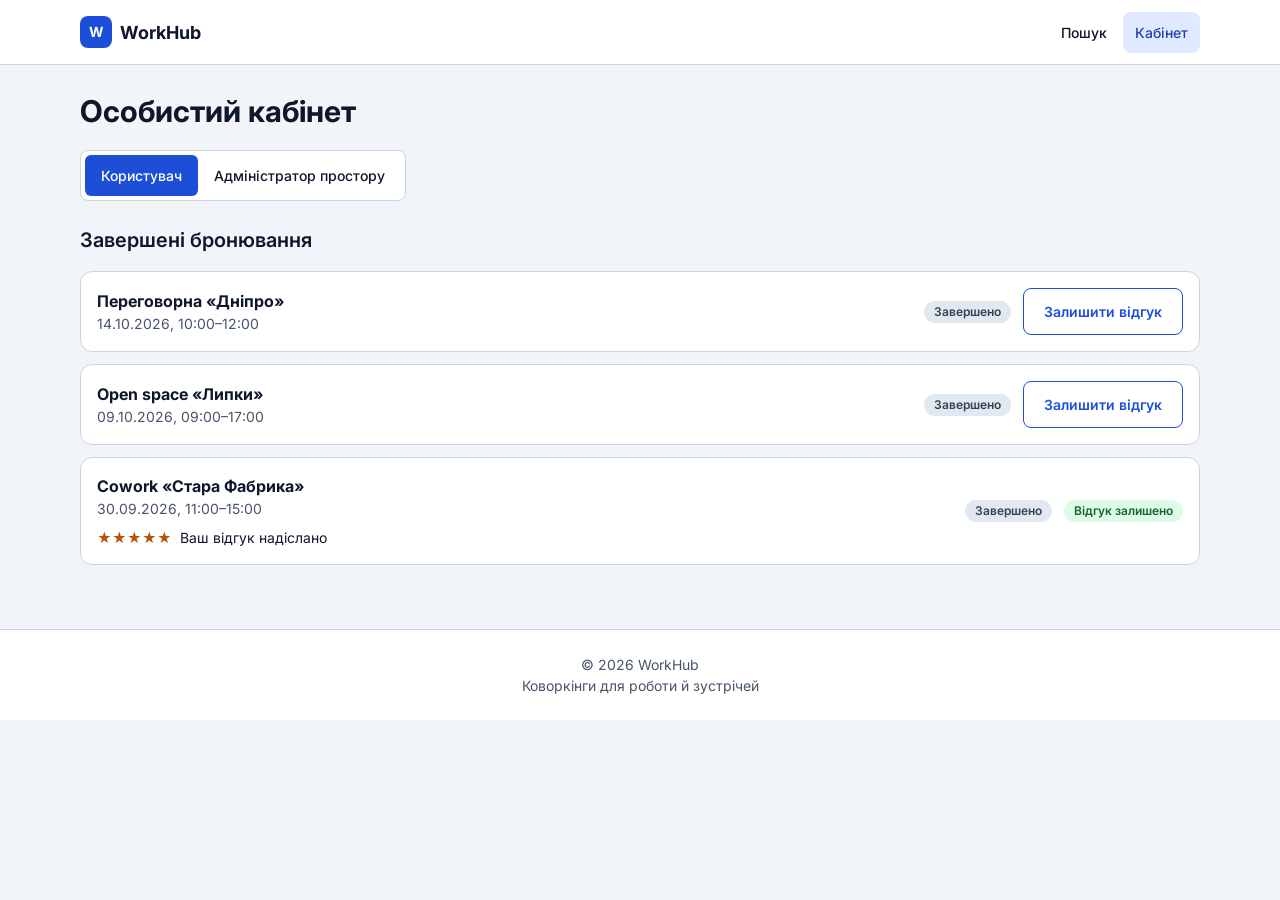
<file: dashboard.html>
<!DOCTYPE html>
<html lang="uk">
  <head>
    <meta charset="UTF-8">
    <meta name="viewport" content="width=device-width, initial-scale=1.0">
    <title>Особистий кабінет — WorkHub</title>
    <link rel="stylesheet" href="https://fonts.googleapis.com/css2?family=Inter:wght@400;500;600;700&display=swap">
    <link rel="stylesheet" href="style.css">
  </head>
  <body>

    <header class="header">
      <div class="container header-inner">
        <a href="index.html" class="logo">
          <span class="logo-mark">W</span>
          WorkHub
        </a>
        <nav class="nav" aria-label="Основна навігація">
          <a href="index.html">Пошук</a>
          <a href="dashboard.html" class="active">Кабінет</a>
        </nav>
      </div>
    </header>

    <main>
      <div class="container page">
        <h1>Особистий кабінет</h1>

        <div class="mt-16">
          <div class="tabs">
            <a href="dashboard.html" class="active">Користувач</a>
            <a href="dashboard-admin.html">Адміністратор простору</a>
          </div>
        </div>

        <section class="mt-24">
          <h2 class="section-title">Завершені бронювання</h2>
          <ul class="booking-list mt-16">
            <li>
              <article class="card booking-row">
                <div>
                  <strong>Переговорна «Дніпро»</strong>
                  <p class="text-small text-muted">14.10.2026, 10:00–12:00</p>
                </div>
                <div class="booking-actions">
                  <span class="badge badge-gray">Завершено</span>
                  <a href="#review" class="btn btn-outline">Залишити відгук</a>
                </div>
              </article>
            </li>
            <li>
              <article class="card booking-row">
                <div>
                  <strong>Open space «Липки»</strong>
                  <p class="text-small text-muted">09.10.2026, 09:00–17:00</p>
                </div>
                <div class="booking-actions">
                  <span class="badge badge-gray">Завершено</span>
                  <a href="#review" class="btn btn-outline">Залишити відгук</a>
                </div>
              </article>
            </li>
            <li>
              <article class="card booking-row">
                <div>
                  <strong>Cowork «Стара Фабрика»</strong>
                  <p class="text-small text-muted">30.09.2026, 11:00–15:00</p>
                  <p class="row text-small mt-8"><span class="stars" role="img" aria-label="Оцінка 5 з 5"><span class="on">★</span><span class="on">★</span><span class="on">★</span><span class="on">★</span><span class="on">★</span></span> Ваш відгук надіслано</p>
                </div>
                <div class="booking-actions">
                  <span class="badge badge-gray">Завершено</span>
                  <span class="badge badge-green">Відгук залишено</span>
                </div>
              </article>
            </li>
          </ul>
        </section>
      </div>

      <!-- Модальне вікно відгуку. Відкривається за посиланням #review -->
      <div class="modal" id="review" role="dialog" aria-modal="true" aria-labelledby="review-title">
        <a href="#" class="modal-backdrop" aria-label="Закрити вікно"></a>
        <div class="modal-window">
          <form action="dashboard.html">
            <div class="row row-between">
              <div>
                <h2 id="review-title">Залишити відгук</h2>
                <p class="text-small text-muted">Переговорна «Дніпро», 14.10.2026</p>
              </div>
              <a href="#" class="modal-close" aria-label="Закрити вікно">×</a>
            </div>

            <fieldset class="mt-24">
              <legend class="label">Оцінка</legend>
              <div class="rating">
                <input type="radio" name="rating" id="star5" value="5"><label for="star5" title="5 зірок">★</label>
                <input type="radio" name="rating" id="star4" value="4"><label for="star4" title="4 зірки">★</label>
                <input type="radio" name="rating" id="star3" value="3"><label for="star3" title="3 зірки">★</label>
                <input type="radio" name="rating" id="star2" value="2"><label for="star2" title="2 зірки">★</label>
                <input type="radio" name="rating" id="star1" value="1"><label for="star1" title="1 зірка">★</label>
              </div>
            </fieldset>

            <div class="mt-16">
              <label class="label" for="review-text">Коментар (необов’язково)</label>
              <textarea class="input" id="review-text" name="text" rows="4" placeholder="Що вам сподобалось або що варто покращити?"></textarea>
            </div>

            <div class="row mt-24">
              <a href="#" class="btn btn-outline">Скасувати</a>
              <button class="btn btn-primary" type="submit">Надіслати відгук</button>
            </div>
          </form>
        </div>
      </div>
    </main>

    <footer class="footer">
      <p>© 2026 WorkHub</p>
      <p>Коворкінги для роботи й зустрічей</p>
    </footer>

  </body>
</html>
</file>
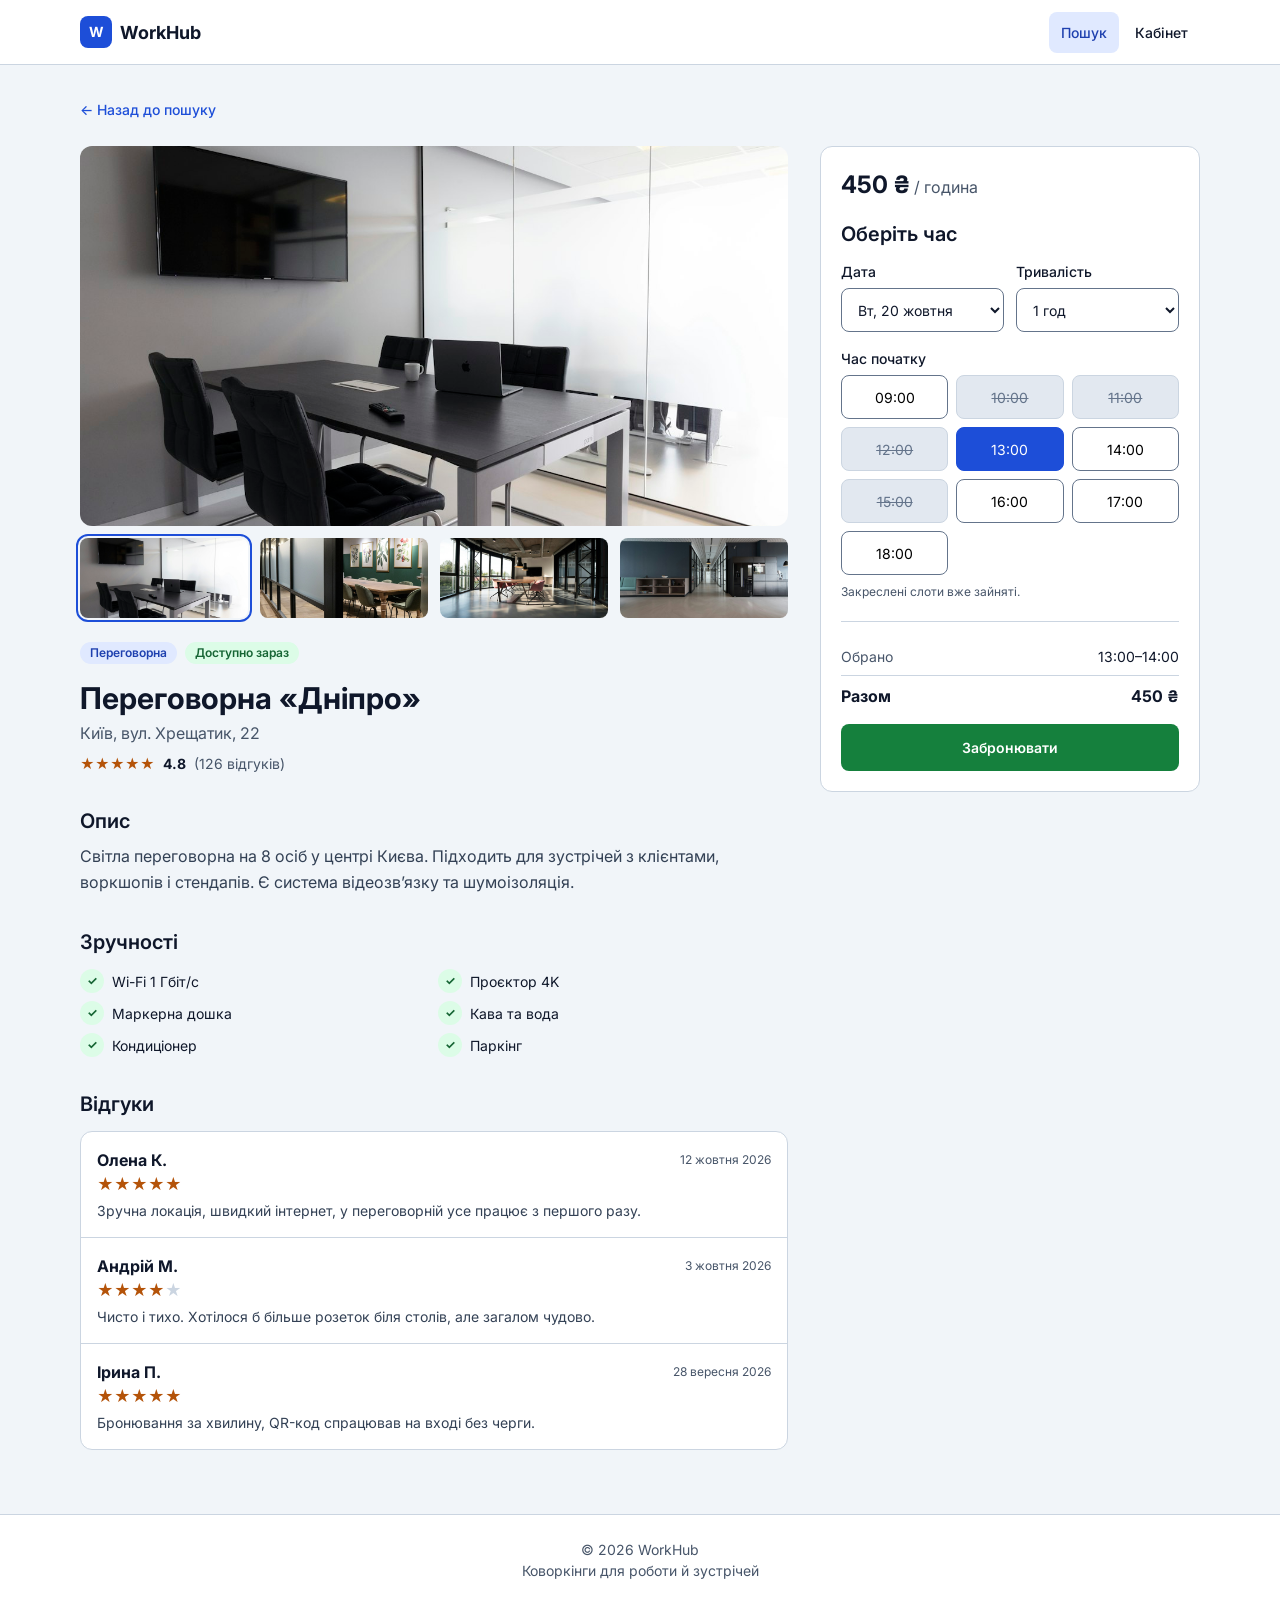
<file: space.html>
<!DOCTYPE html>
<html lang="uk">
  <head>
    <meta charset="UTF-8">
    <meta name="viewport" content="width=device-width, initial-scale=1.0">
    <title>Переговорна «Дніпро» — WorkHub</title>
    <link rel="stylesheet" href="https://fonts.googleapis.com/css2?family=Inter:wght@400;500;600;700&display=swap">
    <link rel="stylesheet" href="style.css">
  </head>
  <body>

    <header class="header">
      <div class="container header-inner">
        <a href="index.html" class="logo">
          <span class="logo-mark">W</span>
          WorkHub
        </a>
        <nav class="nav" aria-label="Основна навігація">
          <a href="index.html" class="active">Пошук</a>
          <a href="dashboard.html">Кабінет</a>
        </nav>
      </div>
    </header>

    <main>
      <div class="container page">
        <a href="index.html" class="back-link">← Назад до пошуку</a>

        <div class="detail">
          <div class="detail-main">
            <div class="gallery">
              <input type="radio" name="photo" id="photo-1" class="sr-only" checked>
              <input type="radio" name="photo" id="photo-2" class="sr-only">
              <input type="radio" name="photo" id="photo-3" class="sr-only">
              <input type="radio" name="photo" id="photo-4" class="sr-only">
              <div class="gallery-main">
                <img class="photo-1" src="images/meetTv.jpg" alt="Переговорна «Дніпро», фото 1 з 4">
                <img class="photo-2" src="images/meetGreen.jpg" alt="Переговорна «Дніпро», фото 2 з 4">
                <img class="photo-3" src="images/meetPink.jpg" alt="Переговорна «Дніпро», фото 3 з 4">
                <img class="photo-4" src="images/meetHall.jpg" alt="Переговорна «Дніпро», фото 4 з 4">
              </div>
              <div class="gallery-thumbs">
                <label for="photo-1"><img class="thumb-1" src="images/meetTv.jpg" alt="Показати фото 1"></label>
                <label for="photo-2"><img class="thumb-2" src="images/meetGreen.jpg" alt="Показати фото 2"></label>
                <label for="photo-3"><img class="thumb-3" src="images/meetPink.jpg" alt="Показати фото 3"></label>
                <label for="photo-4"><img class="thumb-4" src="images/meetHall.jpg" alt="Показати фото 4"></label>
              </div>
            </div>

            <div class="row mt-24">
              <span class="badge badge-blue">Переговорна</span>
              <span class="badge badge-green">Доступно зараз</span>
            </div>
            <h1 class="space-title">Переговорна «Дніпро»</h1>
            <p class="text-muted">Київ, вул. Хрещатик, 22</p>
            <div class="row mt-8 text-small">
              <span class="stars" role="img" aria-label="Рейтинг 4.8 з 5"><span class="on">★</span><span class="on">★</span><span class="on">★</span><span class="on">★</span><span class="on">★</span></span>
              <strong>4.8</strong>
              <span class="text-muted">(126 відгуків)</span>
            </div>

            <section class="mt-32">
              <h2 class="section-title">Опис</h2>
              <p class="description">
                Світла переговорна на 8 осіб у центрі Києва. Підходить для зустрічей з клієнтами,
                воркшопів і стендапів. Є система відеозв’язку та шумоізоляція.
              </p>
            </section>

            <section class="mt-32">
              <h2 class="section-title">Зручності</h2>
              <ul class="amenities">
                <li><span class="check">✓</span>Wi-Fi 1 Гбіт/с</li>
                <li><span class="check">✓</span>Проєктор 4K</li>
                <li><span class="check">✓</span>Маркерна дошка</li>
                <li><span class="check">✓</span>Кава та вода</li>
                <li><span class="check">✓</span>Кондиціонер</li>
                <li><span class="check">✓</span>Паркінг</li>
              </ul>
            </section>

            <section class="mt-32">
              <h2 class="section-title">Відгуки</h2>
              <ul class="reviews">
                <li>
                  <div class="row row-between">
                    <strong>Олена К.</strong>
                    <span class="text-xs text-muted">12 жовтня 2026</span>
                  </div>
                  <span class="stars" role="img" aria-label="Оцінка 5 з 5"><span class="on">★</span><span class="on">★</span><span class="on">★</span><span class="on">★</span><span class="on">★</span></span>
                  <p class="review-text">Зручна локація, швидкий інтернет, у переговорній усе працює з першого разу.</p>
                </li>
                <li>
                  <div class="row row-between">
                    <strong>Андрій М.</strong>
                    <span class="text-xs text-muted">3 жовтня 2026</span>
                  </div>
                  <span class="stars" role="img" aria-label="Оцінка 4 з 5"><span class="on">★</span><span class="on">★</span><span class="on">★</span><span class="on">★</span><span>★</span></span>
                  <p class="review-text">Чисто і тихо. Хотілося б більше розеток біля столів, але загалом чудово.</p>
                </li>
                <li>
                  <div class="row row-between">
                    <strong>Ірина П.</strong>
                    <span class="text-xs text-muted">28 вересня 2026</span>
                  </div>
                  <span class="stars" role="img" aria-label="Оцінка 5 з 5"><span class="on">★</span><span class="on">★</span><span class="on">★</span><span class="on">★</span><span class="on">★</span></span>
                  <p class="review-text">Бронювання за хвилину, QR-код спрацював на вході без черги.</p>
                </li>
              </ul>
            </section>
          </div>

          <aside>
            <div class="card card-padding">
              <p>
                <span class="widget-price">450 ₴</span>
                <span class="text-muted">/ година</span>
              </p>
              <h2 class="section-title mt-16">Оберіть час</h2>

              <div class="widget-fields">
                <div>
                  <label class="label" for="w-date">Дата</label>
                  <select class="input" id="w-date">
                    <option>Вт, 20 жовтня</option>
                    <option>Ср, 21 жовтня</option>
                    <option>Чт, 22 жовтня</option>
                  </select>
                </div>
                <div>
                  <label class="label" for="w-dur">Тривалість</label>
                  <select class="input" id="w-dur">
                    <option>1 год</option>
                    <option>2 год</option>
                    <option>3 год</option>
                    <option>4 год</option>
                  </select>
                </div>
              </div>

              <fieldset class="mt-16">
                <legend class="label">Час початку</legend>
                <div class="slots">
                  <button class="slot" type="button">09:00</button>
                  <button class="slot" type="button" disabled>10:00</button>
                  <button class="slot" type="button" disabled>11:00</button>
                  <button class="slot" type="button" disabled>12:00</button>
                  <button class="slot selected" type="button">13:00</button>
                  <button class="slot" type="button">14:00</button>
                  <button class="slot" type="button" disabled>15:00</button>
                  <button class="slot" type="button">16:00</button>
                  <button class="slot" type="button">17:00</button>
                  <button class="slot" type="button">18:00</button>
                </div>
                <p class="text-xs text-muted mt-8">Закреслені слоти вже зайняті.</p>
              </fieldset>

              <dl class="summary widget-summary">
                <div>
                  <dt>Обрано</dt>
                  <dd>13:00–14:00</dd>
                </div>
                <div class="total">
                  <dt>Разом</dt>
                  <dd>450 ₴</dd>
                </div>
              </dl>

              <a href="checkout.html" class="btn btn-accent btn-full mt-16">Забронювати</a>
            </div>
          </aside>
        </div>
      </div>
    </main>

    <footer class="footer">
      <p>© 2026 WorkHub</p>
      <p>Коворкінги для роботи й зустрічей</p>
    </footer>

  </body>
</html>
</file>
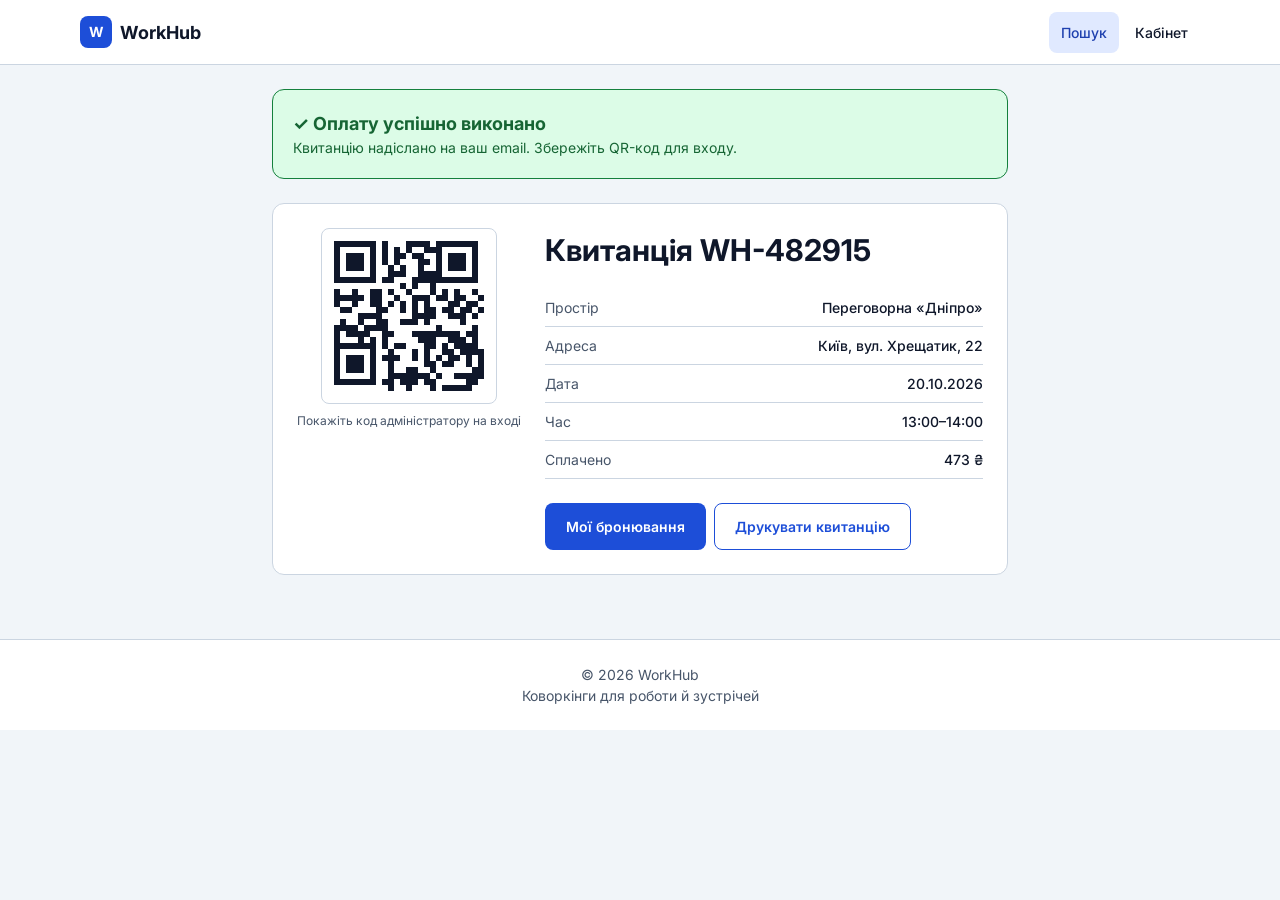
<file: success.html>
<!DOCTYPE html>
<html lang="uk">
  <head>
    <meta charset="UTF-8">
    <meta name="viewport" content="width=device-width, initial-scale=1.0">
    <title>Квитанція — WorkHub</title>
    <link rel="stylesheet" href="https://fonts.googleapis.com/css2?family=Inter:wght@400;500;600;700&display=swap">
    <link rel="stylesheet" href="style.css">
  </head>
  <body>

    <header class="header">
      <div class="container header-inner">
        <a href="index.html" class="logo">
          <span class="logo-mark">W</span>
          WorkHub
        </a>
        <nav class="nav" aria-label="Основна навігація">
          <a href="index.html" class="active">Пошук</a>
          <a href="dashboard.html">Кабінет</a>
        </nav>
      </div>
    </header>

    <main>
      <div class="container page page-medium">
        <div class="alert-success" role="status">
          <p class="alert-title">✓ Оплату успішно виконано</p>
          <p class="text-small">Квитанцію надіслано на ваш email. Збережіть QR-код для входу.</p>
        </div>

        <div class="card receipt mt-24">
          <div class="receipt-qr">
            <svg class="qr" viewBox="-2 -2 29 29" role="img" aria-label="QR-код для входу в коворкінг">
              <path fill="#0f172a" d="M0 0h1v1h-1zM1 0h1v1h-1zM2 0h1v1h-1zM3 0h1v1h-1zM4 0h1v1h-1zM5 0h1v1h-1zM6 0h1v1h-1zM8 0h1v1h-1zM12 0h1v1h-1zM13 0h1v1h-1zM14 0h1v1h-1zM15 0h1v1h-1zM17 0h1v1h-1zM18 0h1v1h-1zM19 0h1v1h-1zM20 0h1v1h-1zM21 0h1v1h-1zM22 0h1v1h-1zM23 0h1v1h-1zM0 1h1v1h-1zM6 1h1v1h-1zM8 1h1v1h-1zM10 1h1v1h-1zM12 1h1v1h-1zM15 1h1v1h-1zM16 1h1v1h-1zM17 1h1v1h-1zM23 1h1v1h-1zM0 2h1v1h-1zM2 2h1v1h-1zM3 2h1v1h-1zM4 2h1v1h-1zM6 2h1v1h-1zM8 2h1v1h-1zM10 2h1v1h-1zM11 2h1v1h-1zM13 2h1v1h-1zM14 2h1v1h-1zM17 2h1v1h-1zM19 2h1v1h-1zM20 2h1v1h-1zM21 2h1v1h-1zM23 2h1v1h-1zM0 3h1v1h-1zM2 3h1v1h-1zM3 3h1v1h-1zM4 3h1v1h-1zM6 3h1v1h-1zM8 3h1v1h-1zM10 3h1v1h-1zM14 3h1v1h-1zM15 3h1v1h-1zM17 3h1v1h-1zM19 3h1v1h-1zM20 3h1v1h-1zM21 3h1v1h-1zM23 3h1v1h-1zM0 4h1v1h-1zM2 4h1v1h-1zM3 4h1v1h-1zM4 4h1v1h-1zM6 4h1v1h-1zM9 4h1v1h-1zM11 4h1v1h-1zM14 4h1v1h-1zM17 4h1v1h-1zM19 4h1v1h-1zM20 4h1v1h-1zM21 4h1v1h-1zM23 4h1v1h-1zM0 5h1v1h-1zM6 5h1v1h-1zM9 5h1v1h-1zM10 5h1v1h-1zM11 5h1v1h-1zM14 5h1v1h-1zM15 5h1v1h-1zM16 5h1v1h-1zM17 5h1v1h-1zM23 5h1v1h-1zM0 6h1v1h-1zM1 6h1v1h-1zM2 6h1v1h-1zM3 6h1v1h-1zM4 6h1v1h-1zM5 6h1v1h-1zM6 6h1v1h-1zM8 6h1v1h-1zM9 6h1v1h-1zM13 6h1v1h-1zM14 6h1v1h-1zM15 6h1v1h-1zM16 6h1v1h-1zM17 6h1v1h-1zM18 6h1v1h-1zM19 6h1v1h-1zM20 6h1v1h-1zM21 6h1v1h-1zM22 6h1v1h-1zM23 6h1v1h-1zM11 7h1v1h-1zM13 7h1v1h-1zM16 7h1v1h-1zM0 8h1v1h-1zM3 8h1v1h-1zM6 8h1v1h-1zM7 8h1v1h-1zM9 8h1v1h-1zM12 8h1v1h-1zM16 8h1v1h-1zM18 8h1v1h-1zM20 8h1v1h-1zM23 8h1v1h-1zM0 9h1v1h-1zM1 9h1v1h-1zM2 9h1v1h-1zM3 9h1v1h-1zM4 9h1v1h-1zM6 9h1v1h-1zM7 9h1v1h-1zM10 9h1v1h-1zM13 9h1v1h-1zM14 9h1v1h-1zM15 9h1v1h-1zM17 9h1v1h-1zM18 9h1v1h-1zM20 9h1v1h-1zM21 9h1v1h-1zM24 9h1v1h-1zM0 10h1v1h-1zM3 10h1v1h-1zM6 10h1v1h-1zM7 10h1v1h-1zM9 10h1v1h-1zM11 10h1v1h-1zM13 10h1v1h-1zM15 10h1v1h-1zM19 10h1v1h-1zM20 10h1v1h-1zM22 10h1v1h-1zM23 10h1v1h-1zM1 11h1v1h-1zM2 11h1v1h-1zM7 11h1v1h-1zM8 11h1v1h-1zM11 11h1v1h-1zM13 11h1v1h-1zM15 11h1v1h-1zM16 11h1v1h-1zM18 11h1v1h-1zM19 11h1v1h-1zM21 11h1v1h-1zM22 11h1v1h-1zM24 11h1v1h-1zM4 12h1v1h-1zM5 12h1v1h-1zM6 12h1v1h-1zM7 12h1v1h-1zM13 12h1v1h-1zM14 12h1v1h-1zM15 12h1v1h-1zM16 12h1v1h-1zM19 12h1v1h-1zM20 12h1v1h-1zM21 12h1v1h-1zM23 12h1v1h-1zM1 13h1v1h-1zM4 13h1v1h-1zM7 13h1v1h-1zM8 13h1v1h-1zM11 13h1v1h-1zM12 13h1v1h-1zM13 13h1v1h-1zM15 13h1v1h-1zM21 13h1v1h-1zM0 14h1v1h-1zM1 14h1v1h-1zM2 14h1v1h-1zM3 14h1v1h-1zM5 14h1v1h-1zM6 14h1v1h-1zM7 14h1v1h-1zM8 14h1v1h-1zM17 14h1v1h-1zM23 14h1v1h-1zM0 15h1v1h-1zM2 15h1v1h-1zM3 15h1v1h-1zM4 15h1v1h-1zM5 15h1v1h-1zM8 15h1v1h-1zM9 15h1v1h-1zM13 15h1v1h-1zM14 15h1v1h-1zM15 15h1v1h-1zM16 15h1v1h-1zM17 15h1v1h-1zM18 15h1v1h-1zM19 15h1v1h-1zM20 15h1v1h-1zM22 15h1v1h-1zM23 15h1v1h-1zM0 16h1v1h-1zM4 16h1v1h-1zM6 16h1v1h-1zM8 16h1v1h-1zM14 16h1v1h-1zM15 16h1v1h-1zM16 16h1v1h-1zM19 16h1v1h-1zM20 16h1v1h-1zM21 16h1v1h-1zM23 16h1v1h-1zM0 17h1v1h-1zM1 17h1v1h-1zM2 17h1v1h-1zM3 17h1v1h-1zM4 17h1v1h-1zM5 17h1v1h-1zM6 17h1v1h-1zM8 17h1v1h-1zM10 17h1v1h-1zM11 17h1v1h-1zM15 17h1v1h-1zM16 17h1v1h-1zM18 17h1v1h-1zM20 17h1v1h-1zM21 17h1v1h-1zM22 17h1v1h-1zM23 17h1v1h-1zM0 18h1v1h-1zM6 18h1v1h-1zM9 18h1v1h-1zM13 18h1v1h-1zM15 18h1v1h-1zM18 18h1v1h-1zM19 18h1v1h-1zM21 18h1v1h-1zM22 18h1v1h-1zM23 18h1v1h-1zM24 18h1v1h-1zM0 19h1v1h-1zM2 19h1v1h-1zM3 19h1v1h-1zM4 19h1v1h-1zM6 19h1v1h-1zM8 19h1v1h-1zM9 19h1v1h-1zM10 19h1v1h-1zM13 19h1v1h-1zM15 19h1v1h-1zM17 19h1v1h-1zM19 19h1v1h-1zM20 19h1v1h-1zM22 19h1v1h-1zM24 19h1v1h-1zM0 20h1v1h-1zM2 20h1v1h-1zM3 20h1v1h-1zM4 20h1v1h-1zM6 20h1v1h-1zM9 20h1v1h-1zM15 20h1v1h-1zM16 20h1v1h-1zM18 20h1v1h-1zM19 20h1v1h-1zM22 20h1v1h-1zM24 20h1v1h-1zM0 21h1v1h-1zM2 21h1v1h-1zM3 21h1v1h-1zM4 21h1v1h-1zM6 21h1v1h-1zM9 21h1v1h-1zM12 21h1v1h-1zM13 21h1v1h-1zM16 21h1v1h-1zM23 21h1v1h-1zM24 21h1v1h-1zM0 22h1v1h-1zM6 22h1v1h-1zM9 22h1v1h-1zM10 22h1v1h-1zM11 22h1v1h-1zM12 22h1v1h-1zM13 22h1v1h-1zM14 22h1v1h-1zM15 22h1v1h-1zM17 22h1v1h-1zM20 22h1v1h-1zM21 22h1v1h-1zM22 22h1v1h-1zM23 22h1v1h-1zM24 22h1v1h-1zM0 23h1v1h-1zM1 23h1v1h-1zM2 23h1v1h-1zM3 23h1v1h-1zM4 23h1v1h-1zM5 23h1v1h-1zM6 23h1v1h-1zM8 23h1v1h-1zM9 23h1v1h-1zM11 23h1v1h-1zM12 23h1v1h-1zM13 23h1v1h-1zM15 23h1v1h-1zM16 23h1v1h-1zM22 23h1v1h-1zM23 23h1v1h-1zM9 24h1v1h-1zM12 24h1v1h-1zM16 24h1v1h-1zM18 24h1v1h-1zM19 24h1v1h-1zM20 24h1v1h-1zM21 24h1v1h-1zM22 24h1v1h-1z"/>
            </svg>
            <p class="text-xs text-muted">Покажіть код адміністратору на вході</p>
          </div>
          <div>
            <h1>Квитанція WH-482915</h1>
            <dl class="receipt-list text-small mt-16">
              <div><dt class="text-muted">Простір</dt><dd>Переговорна «Дніпро»</dd></div>
              <div><dt class="text-muted">Адреса</dt><dd>Київ, вул. Хрещатик, 22</dd></div>
              <div><dt class="text-muted">Дата</dt><dd>20.10.2026</dd></div>
              <div><dt class="text-muted">Час</dt><dd>13:00–14:00</dd></div>
              <div><dt class="text-muted">Сплачено</dt><dd>473 ₴</dd></div>
            </dl>
            <div class="row row-wrap mt-24">
              <a href="dashboard.html" class="btn btn-primary">Мої бронювання</a>
              <a href="javascript:window.print()" class="btn btn-outline">Друкувати квитанцію</a>
            </div>
          </div>
        </div>
      </div>
    </main>

    <footer class="footer">
      <p>© 2026 WorkHub</p>
      <p>Коворкінги для роботи й зустрічей</p>
    </footer>

  </body>
</html>
</file>
<file: style.css>
/*
1. color
2. global style
3. header / footer
4. Items
5. searching page
6. detail page
7. dashboard
8. adaptability



 1. color */
:root {
  --primary: #1d4ed8;
  --primary-dark: #1e40af;
  --primary-soft: #e0e9ff;
  --accent: #15803d;
  --accent-dark: #166534;
  --accent-soft: #dcfce7;
  --ink: #0f172a;
  --text: #334155;
  --muted: #475569;
  --line: #cbd5e1;
  --canvas: #f1f5f9;
  --danger: #b91c1c;
  --warn: #92400e;
  --warn-soft: #fef3c7;
  --gray-soft: #e2e8f0;
  --danger-soft: #fee2e2;
  --danger-text: #7f1d1d;
  --star: #b45309;
}


/* 2. global stylr */
* {
  box-sizing: border-box;
}

body {
  margin: 0;
  font-family: "Inter", Arial, sans-serif;
  font-size: 16px;
  line-height: 1.5;
  color: var(--ink);
  background: var(--canvas);
}

h1, h2, h3, p, ul, dl, dd {
  margin: 0;
}

ul {
  padding: 0;
  list-style: none;
}

img {
  display: block;
  max-width: 100%;
}

a {
  color: inherit;
}

button, input, select, textarea {
  font-family: inherit;
  font-size: 14px;
}

fieldset {
  margin: 0;
  padding: 0;
  border: none;
}

legend {
  padding: 0;
}

h1 {
  font-size: 30px;
  font-weight: 700;
}

h2 {
  font-size: 24px;
  font-weight: 700;
}

h3 {
  font-size: 20px;
  font-weight: 600;
}

.section-title {
  font-size: 20px;
  font-weight: 600;
}


.container {
  max-width: 1152px;
  margin: 0 auto;
  padding: 0 16px;
}


.sr-only {
  position: absolute;
  width: 1px;
  height: 1px;
  overflow: hidden;
  clip: rect(0 0 0 0);
}

/* width */
.page {
  padding-top: 24px;
  padding-bottom: 24px;
}

.page-narrow {
  max-width: 1024px;
}

.page-medium {
  max-width: 768px;
}

.text-muted {
  color: var(--muted);
}

.text-small {
  font-size: 14px;
}

.text-xs {
  font-size: 12px;
}

.mt-8 {
  margin-top: 8px;
}

.mt-16 {
  margin-top: 16px;
}

.mt-24 {
  margin-top: 24px;
}

.mt-32 {
  margin-top: 32px;
}

/* flexbox */
.row {
  display: flex;
  align-items: center;
  gap: 8px;
}

.row-wrap {
  flex-wrap: wrap;
}

.row-between {
  justify-content: space-between;
}


/* 3.  header / footer */
.header {
  background: white;
  border-bottom: 1px solid var(--line);
}

.header-inner {
  display: flex;
  justify-content: space-between;
  align-items: center;
  height: 64px;
}

.logo {
  display: flex;
  align-items: center;
  gap: 8px;
  font-size: 18px;
  font-weight: 700;
  text-decoration: none;
}

.logo-mark {
  width: 32px;
  height: 32px;
  line-height: 32px;
  text-align: center;
  font-size: 14px;
  color: white;
  background: var(--primary);
  border-radius: 8px;
}

.nav {
  display: flex;
  gap: 4px;
}

.nav a {
  padding: 10px 12px;
  font-size: 14px;
  font-weight: 500;
  text-decoration: none;
  border-radius: 8px;
}

.nav a.active {
  color: var(--primary-dark);
  background: var(--primary-soft);
}

.footer {
  margin-top: 40px;
  padding: 24px 16px;
  font-size: 14px;
  text-align: center;
  color: var(--muted);
  background: white;
  border-top: 1px solid var(--line);
}


/* 4. Items */

.btn {
  display: inline-block;
  padding: 12px 20px;
  font-size: 14px;
  font-weight: 600;
  text-align: center;
  text-decoration: none;
  border: 1px solid transparent;
  border-radius: 8px;
  cursor: pointer;
}

.btn-primary {
  color: white;
  background: var(--primary);
}

.btn-secondary {
  color: var(--primary-dark);
  background: var(--primary-soft);
}

.btn-accent {
  color: white;
  background: var(--accent);
}

.btn-outline {
  color: var(--primary);
  background: white;
  border-color: var(--primary);
}

.btn-danger {
  color: var(--danger);
  background: white;
  border-color: var(--danger);
}

.btn:disabled {
  color: #64748b;
  background: var(--gray-soft);
  border-color: var(--line);
  cursor: not-allowed;
}

.btn-small {
  padding: 10px 12px;
}

.btn-full {
  width: 100%;
}

.back-link {
  display: inline-block;
  margin-bottom: 16px;
  padding: 10px 0;
  font-size: 14px;
  font-weight: 500;
  color: var(--primary);
  text-decoration: none;
}

.label {
  display: block;
  margin-bottom: 6px;
  font-size: 14px;
  font-weight: 500;
}

.input {
  width: 100%;
  height: 44px;
  padding: 0 12px;
  color: var(--ink);
  background: white;
  border: 1px solid #64748b;
  border-radius: 8px;
}

textarea.input {
  height: auto;
  padding: 12px;
}

.field-hint {
  margin-top: 6px;
  font-size: 12px;
  color: var(--muted);
}

.field-error {
  margin-top: 6px;
  font-size: 14px;
  font-weight: 500;
  color: var(--danger);
}

.input-error {
  border-color: var(--danger);
}

.badge {
  display: inline-block;
  padding: 2px 10px;
  font-size: 12px;
  font-weight: 600;
  border-radius: 20px;
}

.badge-blue {
  color: var(--primary-dark);
  background: var(--primary-soft);
}

.badge-green {
  color: var(--accent-dark);
  background: var(--accent-soft);
}

.badge-amber {
  color: var(--warn);
  background: var(--warn-soft);
}

.badge-red {
  color: var(--danger);
  background: var(--danger-soft);
}

.badge-gray {
  color: var(--text);
  background: var(--gray-soft);
}

.card {
  background: white;
  border: 1px solid var(--line);
  border-radius: 12px;
}

.card-padding {
  padding: 20px;
}

.stars {
  color: var(--line);
}

.stars .on {
  color: var(--star);
}

.switch {
  display: flex;
  align-items: center;
  gap: 12px;
  font-size: 14px;
  font-weight: 500;
  cursor: pointer;
}

.switch-track {
  position: relative;
  width: 44px;
  height: 24px;
  background: #64748b;
  border-radius: 12px;
}

.switch-track::after {
  content: "";
  position: absolute;
  top: 2px;
  left: 2px;
  width: 20px;
  height: 20px;
  background: white;
  border-radius: 50%;
}

.switch input:checked + .switch-track {
  background: var(--accent);
}

.switch input:checked + .switch-track::after {
  left: 22px;
}

.segmented {
  display: flex;
  padding: 4px;
  background: white;
  border: 1px solid var(--line);
  border-radius: 8px;
}

.segmented label {
  cursor: pointer;
}

.segmented span {
  display: block;
  padding: 8px 12px;
  font-size: 14px;
  font-weight: 500;
  border-radius: 6px;
}

.segmented input:checked + span {
  color: white;
  background: var(--primary);
}

.tabs {
  display: inline-flex;
  padding: 4px;
  background: white;
  border: 1px solid var(--line);
  border-radius: 8px;
}

.tabs a {
  padding: 10px 16px;
  font-size: 14px;
  font-weight: 500;
  text-decoration: none;
  border-radius: 6px;
}

.tabs a.active {
  color: white;
  background: var(--primary);
}

.slots {
  display: grid;
  grid-template-columns: 1fr 1fr 1fr;
  gap: 8px;
}

.slot {
  height: 44px;
  background: white;
  border: 1px solid #64748b;
  border-radius: 8px;
  cursor: pointer;
}

.slot.selected {
  color: white;
  background: var(--primary);
  border-color: var(--primary);
}

.slot.conflict {
  border: 2px solid var(--danger);
}

.slot:disabled {
  color: #64748b;
  background: var(--gray-soft);
  border-color: var(--line);
  text-decoration: line-through;
  cursor: not-allowed;
}

.summary div {
  display: flex;
  justify-content: space-between;
  gap: 16px;
  margin-top: 8px;
}

.summary dt {
  color: var(--muted);
}

.summary .total {
  padding-top: 8px;
  font-size: 16px;
  font-weight: 700;
  border-top: 1px solid var(--line);
}

.summary .total dt {
  color: var(--ink);
}

.alert-error {
  padding: 12px;
  font-size: 14px;
  color: var(--danger-text);
  background: var(--danger-soft);
  border: 1px solid var(--danger);
  border-radius: 8px;
}

.alert-success {
  padding: 20px;
  color: var(--accent-dark);
  background: var(--accent-soft);
  border: 1px solid var(--accent);
  border-radius: 12px;
}

.alert-title {
  font-size: 18px;
  font-weight: 700;
}

.table-wrap {
  overflow-x: auto;
  background: white;
  border: 1px solid var(--line);
  border-radius: 12px;
}

.table {
  width: 100%;
  min-width: 640px;
  border-collapse: collapse;
  font-size: 14px;
  text-align: left;
}

.table th,
.table td {
  padding: 12px 16px;
  border-bottom: 1px solid var(--line);
}

.table thead th {
  font-size: 12px;
  text-transform: uppercase;
  color: var(--muted);
  background: var(--canvas);
}

.table tbody tr:last-child th,
.table tbody tr:last-child td {
  border-bottom: none;
}


/* 5. searching page */
.hero {
  padding: 40px 0;
  color: white;
  background: var(--primary);
}

.hero-title {
  max-width: 670px;
  font-size: 30px;
  line-height: 1.2;
}

.hero-text {
  max-width: 580px;
  margin-top: 12px;
  color: #dbeafe;
}

.search-form {
  display: grid;
  grid-template-columns: 1fr;
  gap: 16px;
  margin-top: 28px;
  padding: 16px;
  color: var(--ink);
  background: white;
  border-radius: 12px;
}

.search-form .btn {
  align-self: end;
  height: 44px;
}

.results {
  padding-top: 32px;
  padding-bottom: 32px;
}

.results-head {
  display: flex;
  flex-direction: column;
  gap: 16px;
}

.filters {
  display: flex;
  flex-wrap: wrap;
  align-items: center;
  gap: 16px;
}

.cards-grid {
  display: grid;
  grid-template-columns: 1fr;
  gap: 20px;
  margin-top: 24px;
}

.cards-grid .card {
  display: flex;
  flex-direction: column;
  height: 100%;
  overflow: hidden;
}

.card-photo {
  width: 100%;
  height: 200px;
  object-fit: cover;
}

.card-body {
  display: flex;
  flex-direction: column;
  flex: 1;
  padding: 16px;
}

.card-title {
  margin-top: 12px;
  font-size: 18px;
}

.card-rating {
  display: flex;
  gap: 8px;
  margin-top: 12px;
  font-size: 14px;
}

.card-footer {
  display: flex;
  justify-content: space-between;
  align-items: center;
  margin-top: auto;
  padding-top: 16px;
}

.price {
  font-size: 20px;
  font-weight: 700;
}

.price-unit {
  font-size: 14px;
  font-weight: 400;
  color: var(--muted);
}


/*  6. detail page    */
.detail {
  display: grid;
  grid-template-columns: 1fr;
  gap: 32px;
}

.detail-main {
  min-width: 0;
}

/* gallery */
.gallery-main {
  height: 260px;
  overflow: hidden;
  background: var(--line);
  border-radius: 12px;
}

.gallery-main img {
  display: none;
  width: 100%;
  height: 100%;
  object-fit: cover;
}

#photo-1:checked ~ .gallery-main .photo-1,
#photo-2:checked ~ .gallery-main .photo-2,
#photo-3:checked ~ .gallery-main .photo-3,
#photo-4:checked ~ .gallery-main .photo-4 {
  display: block;
}

.gallery-thumbs {
  display: grid;
  grid-template-columns: 1fr 1fr 1fr 1fr;
  gap: 12px;
  margin-top: 12px;
}

.gallery-thumbs img {
  width: 100%;
  height: 60px;
  object-fit: cover;
  border-radius: 8px;
  cursor: pointer;
}

#photo-1:checked ~ .gallery-thumbs .thumb-1,
#photo-2:checked ~ .gallery-thumbs .thumb-2,
#photo-3:checked ~ .gallery-thumbs .thumb-3,
#photo-4:checked ~ .gallery-thumbs .thumb-4 {
  outline: 2px solid var(--primary);
  outline-offset: 2px;
}

.space-title {
  margin-top: 12px;
}

.description {
  max-width: 670px;
  margin-top: 8px;
  line-height: 1.6;
  color: var(--text);
}

.amenities {
  display: grid;
  grid-template-columns: 1fr;
  gap: 8px;
  margin-top: 12px;
}

.amenities li {
  display: flex;
  align-items: center;
  gap: 8px;
  font-size: 14px;
}

.check {
  width: 24px;
  height: 24px;
  line-height: 24px;
  text-align: center;
  font-size: 12px;
  font-weight: 700;
  color: var(--accent-dark);
  background: var(--accent-soft);
  border-radius: 50%;
}

.reviews {
  margin-top: 12px;
  background: white;
  border: 1px solid var(--line);
  border-radius: 12px;
}

.reviews li {
  padding: 16px;
  border-bottom: 1px solid var(--line);
}

.reviews li:last-child {
  border-bottom: none;
}

.review-text {
  margin-top: 4px;
  font-size: 14px;
  color: var(--text);
}

.widget-price {
  font-size: 24px;
  font-weight: 700;
}

.widget-fields {
  display: grid;
  grid-template-columns: 1fr 1fr;
  gap: 12px;
  margin-top: 12px;
}

.widget-summary {
  margin-top: 20px;
  padding-top: 16px;
  font-size: 14px;
  border-top: 1px solid var(--line);
}

.checkout {
  display: grid;
  grid-template-columns: 1fr;
  gap: 24px;
}

.checkout-summary {
  order: -1;
  align-self: start;
  overflow: hidden;
}

.payment-method {
  display: flex;
  align-items: center;
  gap: 12px;
  padding: 14px 16px;
  font-size: 14px;
  font-weight: 500;
  border: 1px solid var(--line);
  border-radius: 8px;
  cursor: pointer;
}

.card-fields {
  display: grid;
  grid-template-columns: 1fr 1fr;
  gap: 16px;
  margin-top: 20px;
}

.wide {
  grid-column: 1 / 3;
}

.summary-photo {
  width: 100%;
  height: 160px;
  object-fit: cover;
}

.receipt {
  display: grid;
  grid-template-columns: 1fr;
  gap: 24px;
  padding: 24px;
}

.receipt-qr {
  display: flex;
  flex-direction: column;
  align-items: center;
  gap: 8px;
}

.qr {
  width: 176px;
  height: 176px;
  border: 1px solid var(--line);
  border-radius: 8px;
}

.receipt-list div {
  display: flex;
  justify-content: space-between;
  gap: 16px;
  padding: 8px 0;
  border-bottom: 1px solid var(--line);
}

.receipt-list dd {
  font-weight: 500;
  text-align: right;
}


/* 7. dashboard */
.dashboard {
  padding-top: 32px;
  padding-bottom: 32px;
}

.booking-row {
  display: flex;
  flex-direction: column;
  gap: 12px;
  padding: 16px;
}

.booking-actions {
  display: flex;
  flex-wrap: wrap;
  align-items: center;
  gap: 12px;
}

.booking-list li {
  margin-top: 12px;
}

.actions {
  display: flex;
  gap: 8px;
}

.admin-grid {
  display: grid;
  grid-template-columns: 1fr;
  gap: 24px;
}

.chart-note {
  margin-top: 12px;
  font-size: 14px;
  color: var(--muted);
}

.chart-table {
  width: 100%;
  font-size: 14px;
  border-collapse: collapse;
}

.chart-table th,
.chart-table td {
  padding: 8px 0;
  text-align: left;
  border-top: 1px solid var(--line);
}

summary {
  padding: 10px 0;
  font-size: 14px;
  font-weight: 500;
  color: var(--primary);
  cursor: pointer;
}

.modal {
  display: none;
  position: fixed;
  top: 0;
  left: 0;
  width: 100%;
  height: 100%;
  align-items: center;
  justify-content: center;
  padding: 16px;
  background: rgba(15, 23, 42, 0.6);
}

.modal:target {
  display: flex;
}

.modal-backdrop {
  position: absolute;
  top: 0;
  left: 0;
  width: 100%;
  height: 100%;
}

.modal-window {
  position: relative;
  width: 100%;
  max-width: 448px;
  padding: 24px;
  background: white;
  border-radius: 12px;
}

.modal-close {
  width: 40px;
  height: 40px;
  line-height: 40px;
  text-align: center;
  font-size: 24px;
  text-decoration: none;
}

.rating {
  position: relative;
  display: flex;
  flex-direction: row-reverse;
  justify-content: flex-end;
  gap: 4px;
}

.rating input {
  position: absolute;
  opacity: 0;
}

.rating label {
  width: 44px;
  height: 44px;
  line-height: 44px;
  text-align: center;
  font-size: 30px;
  color: #94a3b8;
  cursor: pointer;
}

.rating input:checked ~ label {
  color: var(--star);
}


.ds-section {
  margin-top: 32px;
}

.ds-section h2 {
  margin-bottom: 16px;
  font-size: 20px;
  font-weight: 600;
}

.swatches {
  display: grid;
  grid-template-columns: 1fr 1fr;
  gap: 12px;
}

.swatch {
  overflow: hidden;
}

.swatch-color {
  height: 56px;
  border-bottom: 1px solid var(--line);
}

.swatch-name {
  padding: 8px 12px;
  font-size: 12px;
}

.ds-grid {
  display: grid;
  grid-template-columns: 1fr;
  gap: 16px;
}

.empty {
  padding: 40px;
  text-align: center;
}


/* 8. adaptability */

@media (min-width: 768px) {
  .hero {
    padding: 56px 0;
  }

  .hero-title {
    font-size: 48px;
  }

  .search-form {
    grid-template-columns: 1fr 1fr;
  }

  .search-form .btn {
    grid-column: 1 / 3;
  }

  .results-head {
    flex-direction: row;
    justify-content: space-between;
    align-items: center;
  }

  .cards-grid {
    grid-template-columns: 1fr 1fr;
  }

  .swatches {
    grid-template-columns: 1fr 1fr 1fr;
  }

  .ds-grid-2 {
    grid-template-columns: 1fr 1fr;
  }

  .ds-grid-3 {
    grid-template-columns: 1fr 1fr 1fr;
  }

  .gallery-main {
    height: 380px;
  }

  .gallery-thumbs img {
    height: 80px;
  }

  .amenities {
    grid-template-columns: 1fr 1fr;
  }

  .checkout {
    grid-template-columns: 1fr 340px;
  }

  .checkout-summary {
    order: 0;
  }

  .receipt {
    grid-template-columns: auto 1fr;
  }

  .booking-row {
    flex-direction: row;
    justify-content: space-between;
    align-items: center;
  }
}

@media (min-width: 1024px) {
  .search-form {
    grid-template-columns: 1.2fr 1fr 1fr 0.8fr auto;
  }

  .search-form .btn {
    grid-column: auto;
  }

  .cards-grid {
    grid-template-columns: 1fr 1fr 1fr;
  }

  .swatches {
    grid-template-columns: 1fr 1fr 1fr 1fr 1fr;
  }

  .detail {
    grid-template-columns: 1fr 380px;
  }

  .admin-grid {
    grid-template-columns: 1fr 1.4fr;
  }
}
</file>
